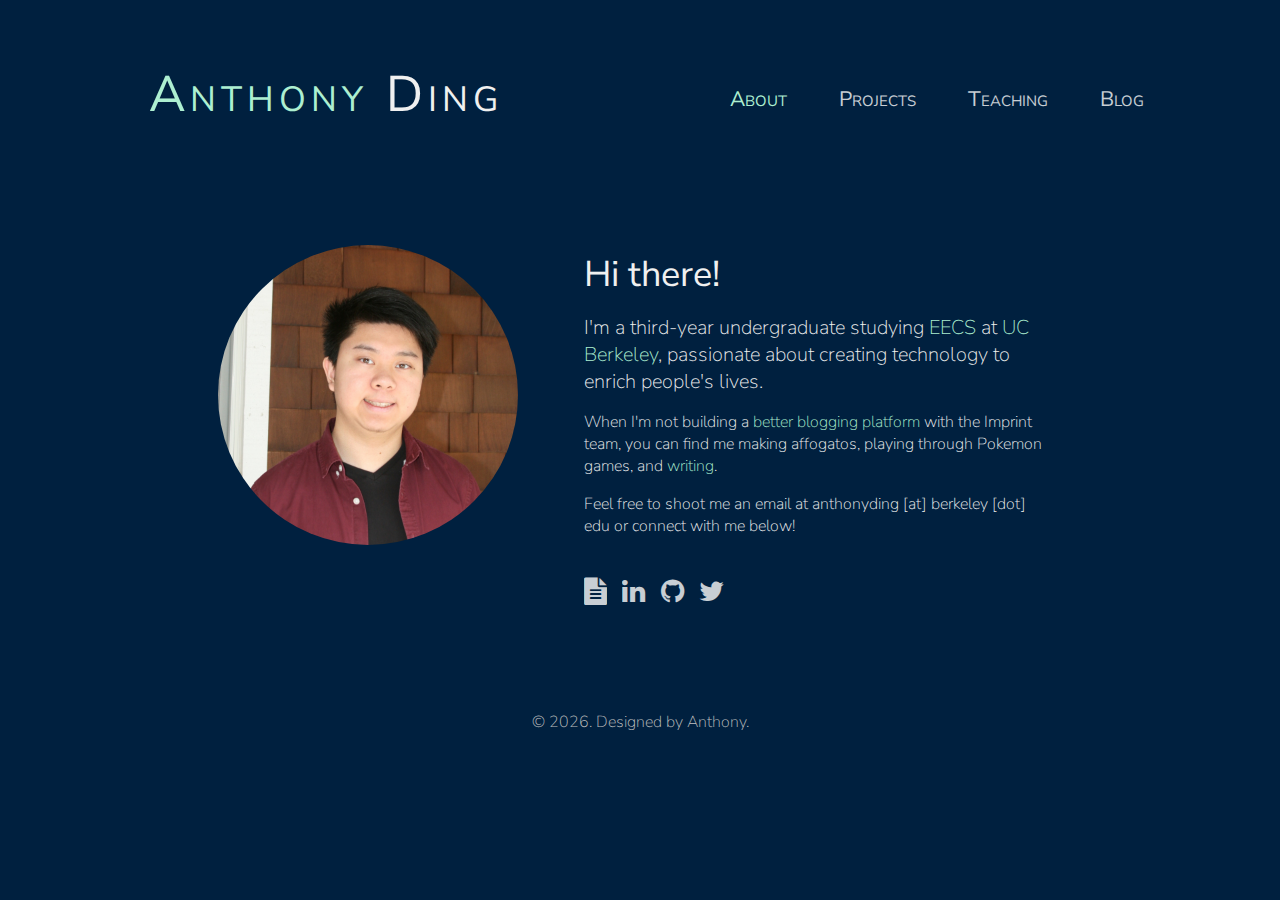
<file: index.html>
<!DOCTYPE html>
<html lang="en">
  <head>
    <title>Anthony Ding</title>
    <meta charset="utf-8">
    <meta name="viewport" content="width=device-width, initial-scale=1.0">
    <meta name="description" content="Personal website for Anthony Ding, EECS undergrad at UC Berkeley.">
    <link href="https://fonts.googleapis.com/css2?family=Nunito+Sans:wght@400;600&display=swap" rel="stylesheet">
    <link rel="stylesheet" href="https://stackpath.bootstrapcdn.com/font-awesome/4.7.0/css/font-awesome.min.css">
    <link rel="stylesheet" href="assets/css/main.css">
    <link rel="stylesheet" href="assets/css/about.css">
  	<link rel="canonical" href="http://anthonyding.me">
  </head>
  <body>
    <header>
      <div class="title-wrap">
        <h1><span class="highlight">Anthony</span> Ding</h1>
      </div>
      <div class="nav-wrap">
        <button class="fa fa-bars hamburger" id="mobile-untoggle" onclick="hamburger()"></button>
        <button class="fa fa-times hamburger" id="mobile-toggle" onclick="hamburger()"></button>
        <nav id="nav-mobile">
          <ul>
            <li><a href="index.html" class="active">About</a></li>
            <li><a href="projects.html">Projects</a></li>
            <li><a href="teaching/index.html">Teaching</a></li>
            <li><a href="https://anthony.imprint.to">Blog</a></li>
          </ul>
        </nav>
      </div>
    </header>
    <div class="about">
      <div class="img-wrap">
        <img class="resize" src="assets/images/new_anthony.jpeg" alt="Profile Picture">
      </div>
      <div class="text-wrap">
        <h2>Hi there!</h2>
        <h3>I'm a third-year undergraduate studying <a href="https://eecs.berkeley.edu">EECS</a> at <a href="https://berkeley.edu">UC Berkeley</a>, passionate about creating technology to enrich people's lives.</h3>
        <p>When I'm not building a <a href="https://imprint.to">better blogging platform</a> with the Imprint team, you can find me making affogatos, playing through Pokemon games, and <a href="https://anthony.imprint.to">writing</a>.</p>
        <p>Feel free to shoot me an email at anthonyding [at] berkeley [dot] edu or connect with me below!</p>
        <div class="wrapper">
          <div class="social">
            <ul class="icons">
              <li><i><a href="resume.html" class="fa fa-file-text"></a></i></li>
              <li><i><a href="https://linkedin.com/in/anthony-ding" class="fa fa-linkedin"></a></i></li>
              <li><i><a href="https://github.com/dinganthony" class="fa fa-github"></a></i></li>
              <li><i><a href="https://twitter.com/anthding" class="fa fa-twitter"></a></i></li>
            </ul>
          </div>
        </div>
      </div>
    </div>
    <footer>
      <p>&copy; <span id="year"></span>. Designed by Anthony.</p>
    </footer>
    <script src="assets/js/main.js"></script>
  </body>
</html>
</file>
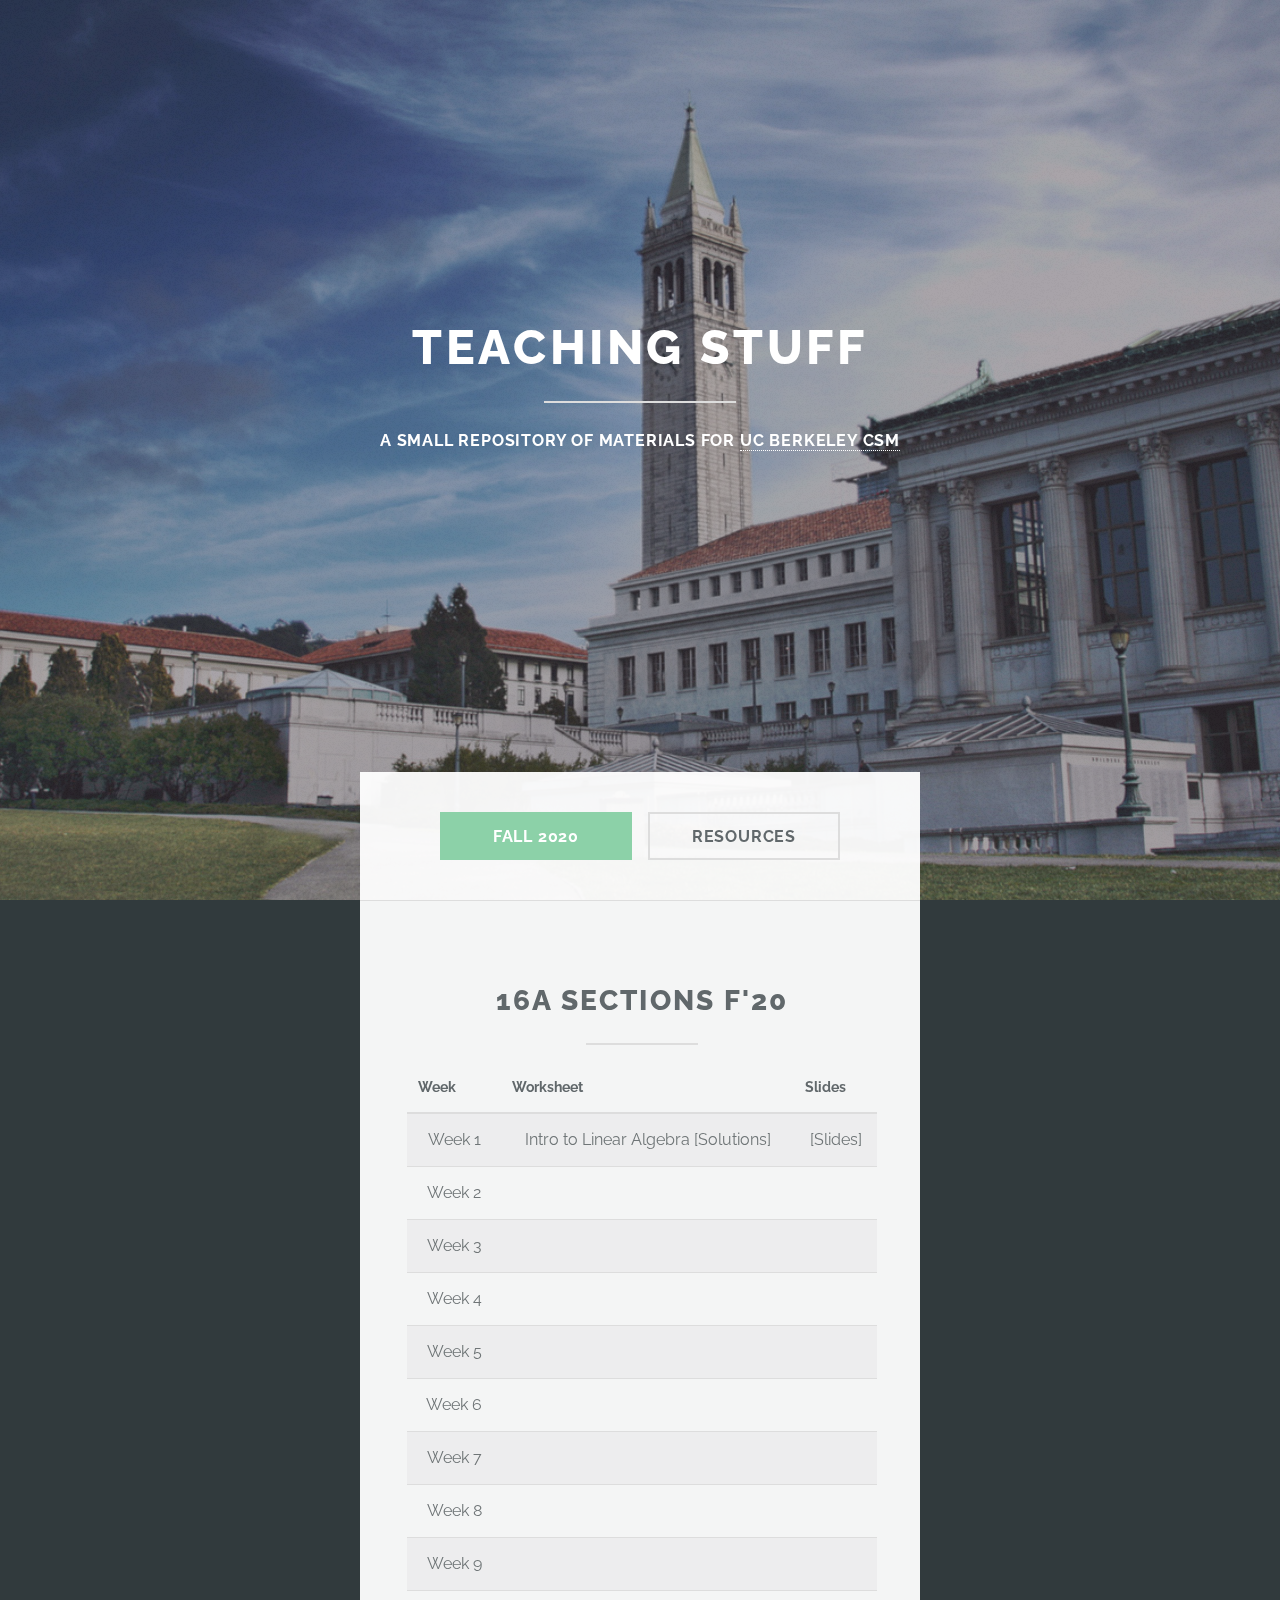
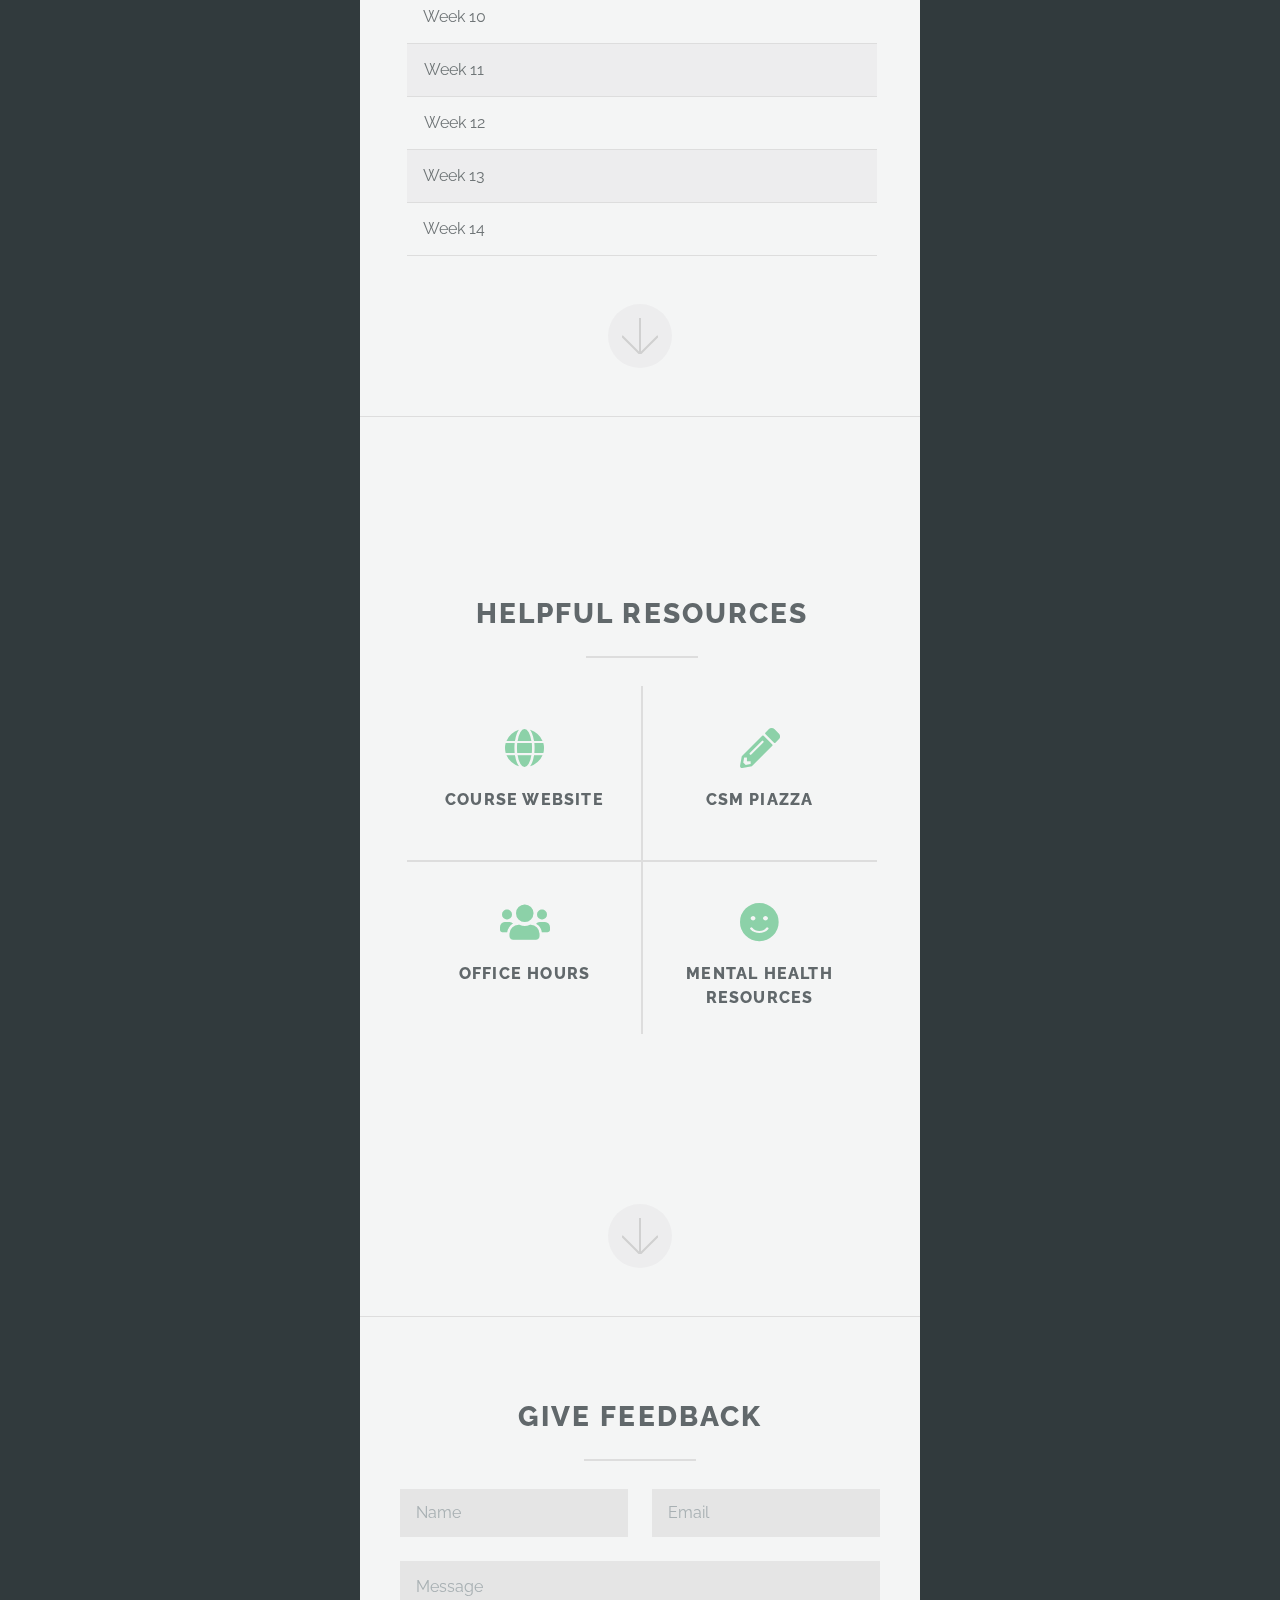
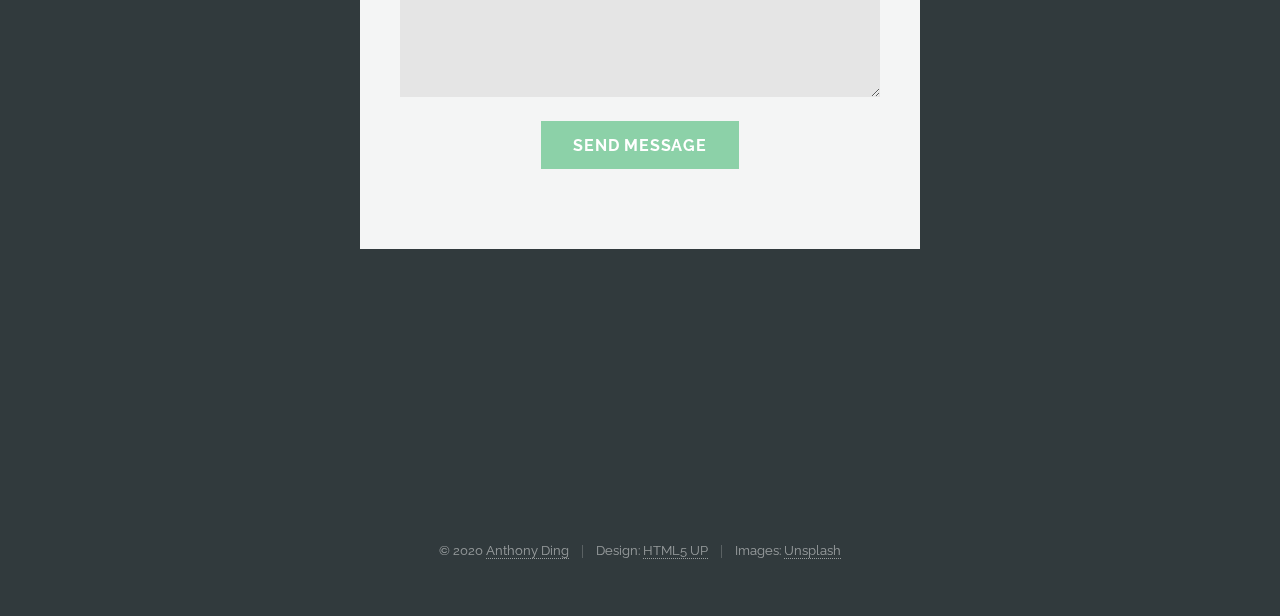
<file: teaching/index.html>
<!DOCTYPE HTML>
<!--
	Highlights by HTML5 UP
	html5up.net | @ajlkn
	Free for personal and commercial use under the CCA 3.0 license (html5up.net/license)
-->
<html>
	<head>
		<title>Teaching | Anthony Ding</title>
		<meta charset="utf-8" />
		<meta name="viewport" content="width=device-width, initial-scale=1, user-scalable=no" />
		<link rel="stylesheet" href="assets/css/main.css" />
	</head>
	<body class="is-preload">

		<!-- Header -->
			<section id="header">
				<header class="major">
					<h1>Teaching Stuff</h1>
					<p>A small repository of materials for <a href="https://csmentors.berkeley.edu">UC Berkeley CSM</a></p>
				</header>
				<div class="container">
					<ul class="actions special">
						<li><a href="#one" class="button primary scrolly">Fall 2020</a></li>
						<li><a href="#two" class="button scrolly">Resources</a></li>
					</ul>
				</div>
			</section>

		<!-- One -->
			<section id="one" class="main special">
				<div class="container">
					<span class="image fit primary"></span>
					<div class="content">
						<header class="major">
							<h2>16A Sections F'20</h2>
						</header>
						<div class="table-wrapper">
							<table>
								<thead>
									<tr>
										<th>Week</th>
										<th>Worksheet</th>
										<th>Slides</th>
									</tr>
								</thead>
								<tbody>
									<tr>
										<td>Week 1</td>
										<td>Intro to Linear Algebra [Solutions]</td>
										<td>[Slides]</td>
									</tr>
									<tr>
										<td>Week 2</td>
										<td></td>
										<td></td>
									</tr>
									<tr>
										<td>Week 3</td>
										<td></td>
										<td></td>
									</tr>
									<tr>
										<td>Week 4</td>
										<td></td>
										<td></td>
									</tr>
									<tr>
										<td>Week 5</td>
										<td></td>
										<td></td>
									</tr>
									<tr>
										<td>Week 6</td>
										<td></td>
										<td></td>
									</tr>
									<tr>
										<td>Week 7</td>
										<td></td>
										<td></td>
									</tr>
									<tr>
										<td>Week 8</td>
										<td></td>
										<td></td>
									</tr>
									<tr>
										<td>Week 9</td>
										<td></td>
										<td></td>
									</tr>
									<tr>
										<td>Week 10</td>
										<td></td>
										<td></td>
									</tr>
									<tr>
										<td>Week 11</td>
										<td></td>
										<td></td>
									</tr>
									<tr>
										<td>Week 12</td>
										<td></td>
										<td></td>
									</tr>
									<tr>
										<td>Week 13</td>
										<td></td>
										<td></td>
									</tr>
									<tr>
										<td>Week 14</td>
										<td></td>
										<td></td>
									</tr>
								</tbody>
							</table>
						</div>
					</div>
					<a href="#two" class="goto-next scrolly">Next</a>
				</div>
			</section>

		<!-- Two -->
			<section id="two" class="main special">
				<div class="container">
					<span class="image fit primary"></span>
					<div class="content">
						<header class="major">
							<h2>Helpful Resources</h2>
						</header>
						<ul class="icons-grid">
							<li>
								<a href="https://eecs16a.org">
									<span class="icon solid major fa-globe"></span>
									<h3>Course Website</h3>
								</a>
							</li>
							<li>
								<a href="#">
									<span class="icon solid major fa-pencil-alt"></span>
									<h3>CSM Piazza</h3>
								</a>
							</li>
							<li>
								<a href="https://oh.eecs16a.org">
									<span class="icon solid major fa-users"></span>
									<h3>Office Hours</h3>
								</a>
							</li>
							<li>
								<a href="https://uhs.berkeley.edu/health-topics/mental-health">
									<span class="icon solid major fa-smile"></span>
									<h3>Mental Health Resources</h3>
								</a>
							</li>
						</ul>
					</div>
					<a href="#three" class="goto-next scrolly">Next</a>
				</div>
			</section>

		<!-- Three -->
		<!--
			<section id="three" class="main special">
				<div class="container">
					<span class="image fit primary"></span>
					<div class="content">
						<header class="major">
							<h2>One more thing</h2>
						</header>
						<p>Aliquam ante ac id. Adipiscing interdum lorem praesent fusce pellentesque arcu feugiat. Consequat sed ultricies rutrum. Sed adipiscing eu amet interdum lorem blandit vis ac commodo aliquet integer vulputate phasellus lorem ipsum dolor lorem magna consequat sed etiam adipiscing interdum.</p>
					</div>
					<a href="#footer" class="goto-next scrolly">Next</a>
				</div>
			</section>
		-->
		<!-- Four -->
		<!--
			<section id="four" class="main">
				<div class="container">
					<div class="content">
						<header class="major">
							<h2>Elements</h2>
						</header>
						<section>
							<h4>Text</h4>
							<p>This is <b>bold</b> and this is <strong>strong</strong>. This is <i>italic</i> and this is <em>emphasized</em>.
							This is <sup>superscript</sup> text and this is <sub>subscript</sub> text.
							This is <u>underlined</u> and this is code: <code>for (;;) { ... }</code>. Finally, <a href="#">this is a link</a>.</p>
							<hr />
							<header>
								<h4>Heading with a Subtitle</h4>
								<p>Lorem ipsum dolor sit amet nullam id egestas urna aliquam</p>
							</header>
							<p>Nunc lacinia ante nunc ac lobortis. Interdum adipiscing gravida odio porttitor sem non mi integer non faucibus ornare mi ut ante amet placerat aliquet. Volutpat eu sed ante lacinia sapien lorem accumsan varius montes viverra nibh in adipiscing blandit tempus accumsan.</p>
							<header>
								<h5>Heading with a Subtitle</h5>
								<p>Lorem ipsum dolor sit amet nullam id egestas urna aliquam</p>
							</header>
							<p>Nunc lacinia ante nunc ac lobortis. Interdum adipiscing gravida odio porttitor sem non mi integer non faucibus ornare mi ut ante amet placerat aliquet. Volutpat eu sed ante lacinia sapien lorem accumsan varius montes viverra nibh in adipiscing blandit tempus accumsan.</p>
							<hr />
							<h2>Heading Level 2</h2>
							<h3>Heading Level 3</h3>
							<h4>Heading Level 4</h4>
							<h5>Heading Level 5</h5>
							<h6>Heading Level 6</h6>
							<hr />
							<h5>Blockquote</h5>
							<blockquote>Fringilla nisl. Donec accumsan interdum nisi, quis tincidunt felis sagittis eget tempus euismod. Vestibulum ante ipsum primis in faucibus vestibulum. Blandit adipiscing eu felis iaculis volutpat ac adipiscing accumsan faucibus. Vestibulum ante ipsum primis in faucibus lorem ipsum dolor sit amet nullam adipiscing eu felis.</blockquote>
							<h5>Preformatted</h5>
							<pre><code>i = 0;

while (!deck.isInOrder()) {
  print 'Iteration ' + i;
  deck.shuffle();
  i++;
}

print 'It took ' + i + ' iterations to sort the deck.';</code></pre>
						</section>

						<section>
							<h4>Lists</h4>
							<div class="row">
								<div class="col-6 col-12-medium">
									<h5>Unordered</h5>
									<ul>
										<li>Dolor pulvinar etiam.</li>
										<li>Sagittis adipiscing.</li>
										<li>Felis enim feugiat.</li>
									</ul>
									<h5>Alternate</h5>
									<ul class="alt">
										<li>Dolor pulvinar etiam.</li>
										<li>Sagittis adipiscing.</li>
										<li>Felis enim feugiat.</li>
									</ul>
								</div>
								<div class="col-6 col-12-medium">
									<h5>Ordered</h5>
									<ol>
										<li>Dolor pulvinar etiam.</li>
										<li>Etiam vel felis viverra.</li>
										<li>Felis enim feugiat.</li>
										<li>Dolor pulvinar etiam.</li>
										<li>Etiam vel felis lorem.</li>
										<li>Felis enim et feugiat.</li>
									</ol>
									<h5>Icons</h5>
									<ul class="icons">
										<li><a href="#" class="icon brands fa-twitter"><span class="label">Twitter</span></a></li>
										<li><a href="#" class="icon brands fa-facebook-f"><span class="label">Facebook</span></a></li>
										<li><a href="#" class="icon brands fa-instagram"><span class="label">Instagram</span></a></li>
										<li><a href="#" class="icon brands fa-github"><span class="label">Github</span></a></li>
									</ul>
								</div>
							</div>
							<h5>Actions</h5>
							<ul class="actions">
								<li><a href="#" class="button primary">Default</a></li>
								<li><a href="#" class="button">Default</a></li>
							</ul>
							<ul class="actions small">
								<li><a href="#" class="button primary small">Small</a></li>
								<li><a href="#" class="button small">Small</a></li>
							</ul>
							<div class="row">
								<div class="col-6 col-12-small">
									<ul class="actions stacked">
										<li><a href="#" class="button primary">Default</a></li>
										<li><a href="#" class="button">Default</a></li>
									</ul>
								</div>
								<div class="col-6 col-12-small">
									<ul class="actions stacked">
										<li><a href="#" class="button primary small">Small</a></li>
										<li><a href="#" class="button small">Small</a></li>
									</ul>
								</div>
								<div class="col-6 col-12-small">
									<ul class="actions stacked">
										<li><a href="#" class="button primary fit">Default</a></li>
										<li><a href="#" class="button fit">Default</a></li>
									</ul>
								</div>
								<div class="col-6 col-12-small">
									<ul class="actions stacked">
										<li><a href="#" class="button primary small fit">Small</a></li>
										<li><a href="#" class="button small fit">Small</a></li>
									</ul>
								</div>
							</div>
						</section>

						<section>
							<h4>Table</h4>
							<h5>Default</h5>
							<div class="table-wrapper">
								<table>
									<thead>
										<tr>
											<th>Name</th>
											<th>Description</th>
											<th>Price</th>
										</tr>
									</thead>
									<tbody>
										<tr>
											<td>Item One</td>
											<td>Ante turpis integer aliquet porttitor.</td>
											<td>29.99</td>
										</tr>
										<tr>
											<td>Item Two</td>
											<td>Vis ac commodo adipiscing arcu aliquet.</td>
											<td>19.99</td>
										</tr>
										<tr>
											<td>Item Three</td>
											<td> Morbi faucibus arcu accumsan lorem.</td>
											<td>29.99</td>
										</tr>
										<tr>
											<td>Item Four</td>
											<td>Vitae integer tempus condimentum.</td>
											<td>19.99</td>
										</tr>
										<tr>
											<td>Item Five</td>
											<td>Ante turpis integer aliquet porttitor.</td>
											<td>29.99</td>
										</tr>
									</tbody>
									<tfoot>
										<tr>
											<td colspan="2"></td>
											<td>100.00</td>
										</tr>
									</tfoot>
								</table>
							</div>

							<h5>Alternate</h5>
							<div class="table-wrapper">
								<table class="alt">
									<thead>
										<tr>
											<th>Name</th>
											<th>Description</th>
											<th>Price</th>
										</tr>
									</thead>
									<tbody>
										<tr>
											<td>Item One</td>
											<td>Ante turpis integer aliquet porttitor.</td>
											<td>29.99</td>
										</tr>
										<tr>
											<td>Item Two</td>
											<td>Vis ac commodo adipiscing arcu aliquet.</td>
											<td>19.99</td>
										</tr>
										<tr>
											<td>Item Three</td>
											<td> Morbi faucibus arcu accumsan lorem.</td>
											<td>29.99</td>
										</tr>
										<tr>
											<td>Item Four</td>
											<td>Vitae integer tempus condimentum.</td>
											<td>19.99</td>
										</tr>
										<tr>
											<td>Item Five</td>
											<td>Ante turpis integer aliquet porttitor.</td>
											<td>29.99</td>
										</tr>
									</tbody>
									<tfoot>
										<tr>
											<td colspan="2"></td>
											<td>100.00</td>
										</tr>
									</tfoot>
								</table>
							</div>
						</section>

						<section>
							<h4>Buttons</h4>
							<ul class="actions">
								<li><a href="#" class="button primary">Primary</a></li>
								<li><a href="#" class="button">Default</a></li>
							</ul>
							<ul class="actions">
								<li><a href="#" class="button">Default</a></li>
								<li><a href="#" class="button small">Small</a></li>
							</ul>
							<ul class="actions fit">
								<li><a href="#" class="button primary fit">Fit</a></li>
								<li><a href="#" class="button fit">Fit</a></li>
							</ul>
							<ul class="actions fit small">
								<li><a href="#" class="button primary fit small">Fit + Small</a></li>
								<li><a href="#" class="button fit small">Fit + Small</a></li>
							</ul>
							<ul class="actions">
								<li><a href="#" class="button primary icon solid fa-download">Icon</a></li>
								<li><a href="#" class="button icon solid fa-download">Icon</a></li>
							</ul>
							<ul class="actions">
								<li><span class="button primary disabled">Disabled</span></li>
								<li><span class="button disabled">Disabled</span></li>
							</ul>
						</section>

						<section>
							<h4>Form</h4>
							<form method="post" action="#">
								<div class="row gtr-uniform">
									<div class="col-6 col-12-xsmall">
										<input type="text" name="demo-name" id="demo-name" value="" placeholder="Name" />
									</div>
									<div class="col-6 col-12-xsmall">
										<input type="email" name="demo-email" id="demo-email" value="" placeholder="Email" />
									</div>
									<div class="col-12">
										<select name="demo-category" id="demo-category">
											<option value="">- Category -</option>
											<option value="1">Manufacturing</option>
											<option value="1">Shipping</option>
											<option value="1">Administration</option>
											<option value="1">Human Resources</option>
										</select>
									</div>
									<div class="col-4 col-12-small">
										<input type="radio" id="demo-priority-low" name="demo-priority" checked>
										<label for="demo-priority-low">Low</label>
									</div>
									<div class="col-4 col-12-small">
										<input type="radio" id="demo-priority-normal" name="demo-priority">
										<label for="demo-priority-normal">Normal</label>
									</div>
									<div class="col-4 col-12-small">
										<input type="radio" id="demo-priority-high" name="demo-priority">
										<label for="demo-priority-high">High</label>
									</div>
									<div class="col-6 col-12-small">
										<input type="checkbox" id="demo-copy" name="demo-copy">
										<label for="demo-copy">Email me a copy</label>
									</div>
									<div class="col-6 col-12-small">
										<input type="checkbox" id="demo-human" name="demo-human" checked>
										<label for="demo-human">Not a robot</label>
									</div>
									<div class="col-12">
										<textarea name="demo-message" id="demo-message" placeholder="Enter your message" rows="6"></textarea>
									</div>
									<div class="col-12">
										<ul class="actions">
											<li><input type="submit" value="Send Message" class="primary" /></li>
											<li><input type="reset" value="Reset" /></li>
										</ul>
									</div>
								</div>
							</form>
						</section>

						<section>
							<h4>Image</h4>
							<h5>Fit</h5>
							<div class="box alt">
								<div class="row gtr-uniform gtr-50">
									<div class="col-12"><span class="image fit"><img src="images/pic04.jpg" alt="" /></span></div>
									<div class="col-4"><span class="image fit"><img src="images/pic04.jpg" alt="" /></span></div>
									<div class="col-4"><span class="image fit"><img src="images/pic04.jpg" alt="" /></span></div>
									<div class="col-4"><span class="image fit"><img src="images/pic04.jpg" alt="" /></span></div>
									<div class="col-4"><span class="image fit"><img src="images/pic04.jpg" alt="" /></span></div>
									<div class="col-4"><span class="image fit"><img src="images/pic04.jpg" alt="" /></span></div>
									<div class="col-4"><span class="image fit"><img src="images/pic04.jpg" alt="" /></span></div>
									<div class="col-4"><span class="image fit"><img src="images/pic04.jpg" alt="" /></span></div>
									<div class="col-4"><span class="image fit"><img src="images/pic04.jpg" alt="" /></span></div>
									<div class="col-4"><span class="image fit"><img src="images/pic04.jpg" alt="" /></span></div>
								</div>
							</div>
							<h5>Left &amp; Right</h5>
							<p><span class="image left"><img src="images/pic05.jpg" alt="" /></span>Fringilla nisl. Donec accumsan interdum nisi, quis tincidunt felis sagittis eget. tempus euismod. Vestibulum ante ipsum primis in faucibus vestibulum. Blandit adipiscing eu felis iaculis volutpat ac adipiscing accumsan eu faucibus. Integer ac pellentesque praesent tincidunt felis sagittis eget. tempus euismod. Vestibulum ante ipsum primis in faucibus vestibulum. Blandit adipiscing eu felis iaculis volutpat ac adipiscing accumsan eu faucibus. Integer ac pellentesque praesent. Donec accumsan interdum nisi, quis tincidunt felis sagittis eget. tempus euismod. Vestibulum ante ipsum primis in faucibus vestibulum. Blandit adipiscing eu felis iaculis volutpat ac adipiscing accumsan eu faucibus. Integer ac pellentesque praesent tincidunt felis sagittis eget. tempus euismod. Vestibulum ante ipsum primis in faucibus vestibulum. Blandit adipiscing eu felis iaculis volutpat ac adipiscing accumsan eu faucibus. Integer ac pellentesque praesent.</p>
							<p><span class="image right"><img src="images/pic05.jpg" alt="" /></span>Fringilla nisl. Donec accumsan interdum nisi, quis tincidunt felis sagittis eget. tempus euismod. Vestibulum ante ipsum primis in faucibus vestibulum. Blandit adipiscing eu felis iaculis volutpat ac adipiscing accumsan eu faucibus. Integer ac pellentesque praesent tincidunt felis sagittis eget. tempus euismod. Vestibulum ante ipsum primis in faucibus vestibulum. Blandit adipiscing eu felis iaculis volutpat ac adipiscing accumsan eu faucibus. Integer ac pellentesque praesent. Donec accumsan interdum nisi, quis tincidunt felis sagittis eget. tempus euismod. Vestibulum ante ipsum primis in faucibus vestibulum. Blandit adipiscing eu felis iaculis volutpat ac adipiscing accumsan eu faucibus. Integer ac pellentesque praesent tincidunt felis sagittis eget. tempus euismod. Vestibulum ante ipsum primis in faucibus vestibulum. Blandit adipiscing eu felis iaculis volutpat ac adipiscing accumsan eu faucibus. Integer ac pellentesque praesent.</p>
						</section>

					</div>
					<a href="#footer" class="goto-next scrolly">Next</a>
				</div>
			</section>
		-->
		<!-- Footer -->
			<section id="footer">
				<div class="container">
					<header class="major">
						<h2>Give Feedback</h2>
					</header>
					<form method="post" action="mailto:anthonyding@berkeley.edu">
						<div class="row gtr-uniform">
							<div class="col-6 col-12-xsmall"><input type="text" name="name" id="name" placeholder="Name" /></div>
							<div class="col-6 col-12-xsmall"><input type="email" name="email" id="email" placeholder="Email" /></div>
							<div class="col-12"><textarea name="message" id="message" placeholder="Message" rows="4"></textarea></div>
							<div class="col-12">
								<ul class="actions special">
									<li><input type="submit" value="Send Message" class="primary" /></li>
								</ul>
							</div>
						</div>
					</form>
				</div>
				<footer>
					<!--
					<ul class="icons">
						<li><a href="https://twitter.com/anthding" class="icon brands alt fa-twitter"><span class="label">Twitter</span></a></li>
						<li><a href="https://github.com/dinganthony" class="icon brands fa-github"><span class="label">Github</span></a></li>
						<li><a href="https://linkedin.com/in/anthony-ding" class="icon brands alt fa-linkedin"><span class="label">LinkedIn</span></a></li>
					</ul>
					-->
					<ul class="copyright">
						<li>&copy; 2020 <a href="../index.html">Anthony Ding</a></li><li>Design: <a href="http://html5up.net">HTML5 UP</a></li><li>Images: <a href="http://unsplash.com">Unsplash</a></li>
					</ul>
				</footer>
			</section>

		<!-- Scripts -->
			<script src="assets/js/jquery.min.js"></script>
			<script src="assets/js/jquery.scrollex.min.js"></script>
			<script src="assets/js/jquery.scrolly.min.js"></script>
			<script src="assets/js/browser.min.js"></script>
			<script src="assets/js/breakpoints.min.js"></script>
			<script src="assets/js/util.js"></script>
			<script src="assets/js/main.js"></script>

	</body>
</html>
</file>
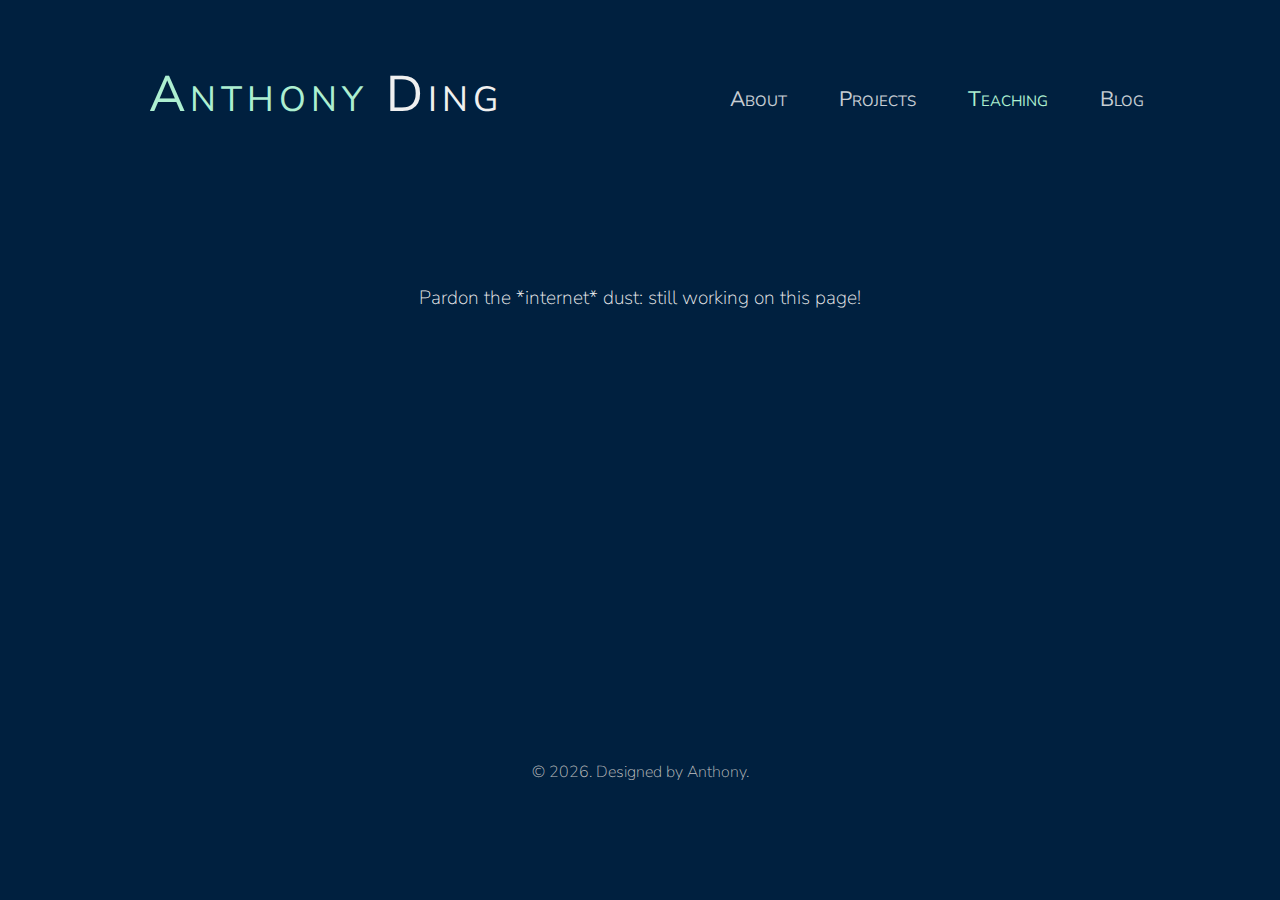
<file: construction.html>
<!DOCTYPE html>
<html lang="en">
  <head>
    <title>Anthony Ding</title>
    <meta charset="utf-8">
    <meta name="viewport" content="width=device-width, initial-scale=1.0">
    <meta name="description" content="Personal website for Anthony Ding, EECS undergrad at UC Berkeley.">
    <link href="https://fonts.googleapis.com/css2?family=Nunito+Sans:wght@400;600&display=swap" rel="stylesheet">
    <link rel="stylesheet" href="https://stackpath.bootstrapcdn.com/font-awesome/4.7.0/css/font-awesome.min.css">
    <link rel="stylesheet" href="assets/css/main.css">
  	<link rel="canonical" href="https://anthonyding.me">
  </head>
  <body>
    <header>
      <div class="title-wrap">
        <h1><span class="highlight">Anthony</span> Ding</h1>
      </div>
      <div class="nav-wrap">
        <button class="fa fa-bars hamburger" id="mobile-untoggle" onclick="hamburger()"></button>
        <button class="fa fa-times hamburger" id="mobile-toggle" onclick="hamburger()"></button>
        <nav id="nav-mobile">
          <ul>
            <li><a href="index.html">About</a></li>
            <li><a href="projects.html">Projects</a></li>
            <li><a href="construction.html" class="active">Teaching</a></li>
            <li><a href="https://anthony.imprint.to">Blog</a></li>
          </ul>
        </nav>
      </div>
    </header>
    <div class="construction">
      <p>Pardon the *internet* dust: still working on this page!</p>
    </div>
    <footer>
      <p>&copy; <span id="year"></span>. Designed by Anthony.</p>
    </footer>
    <script src="assets/js/main.js"></script>
  </body>
</html>
</file>
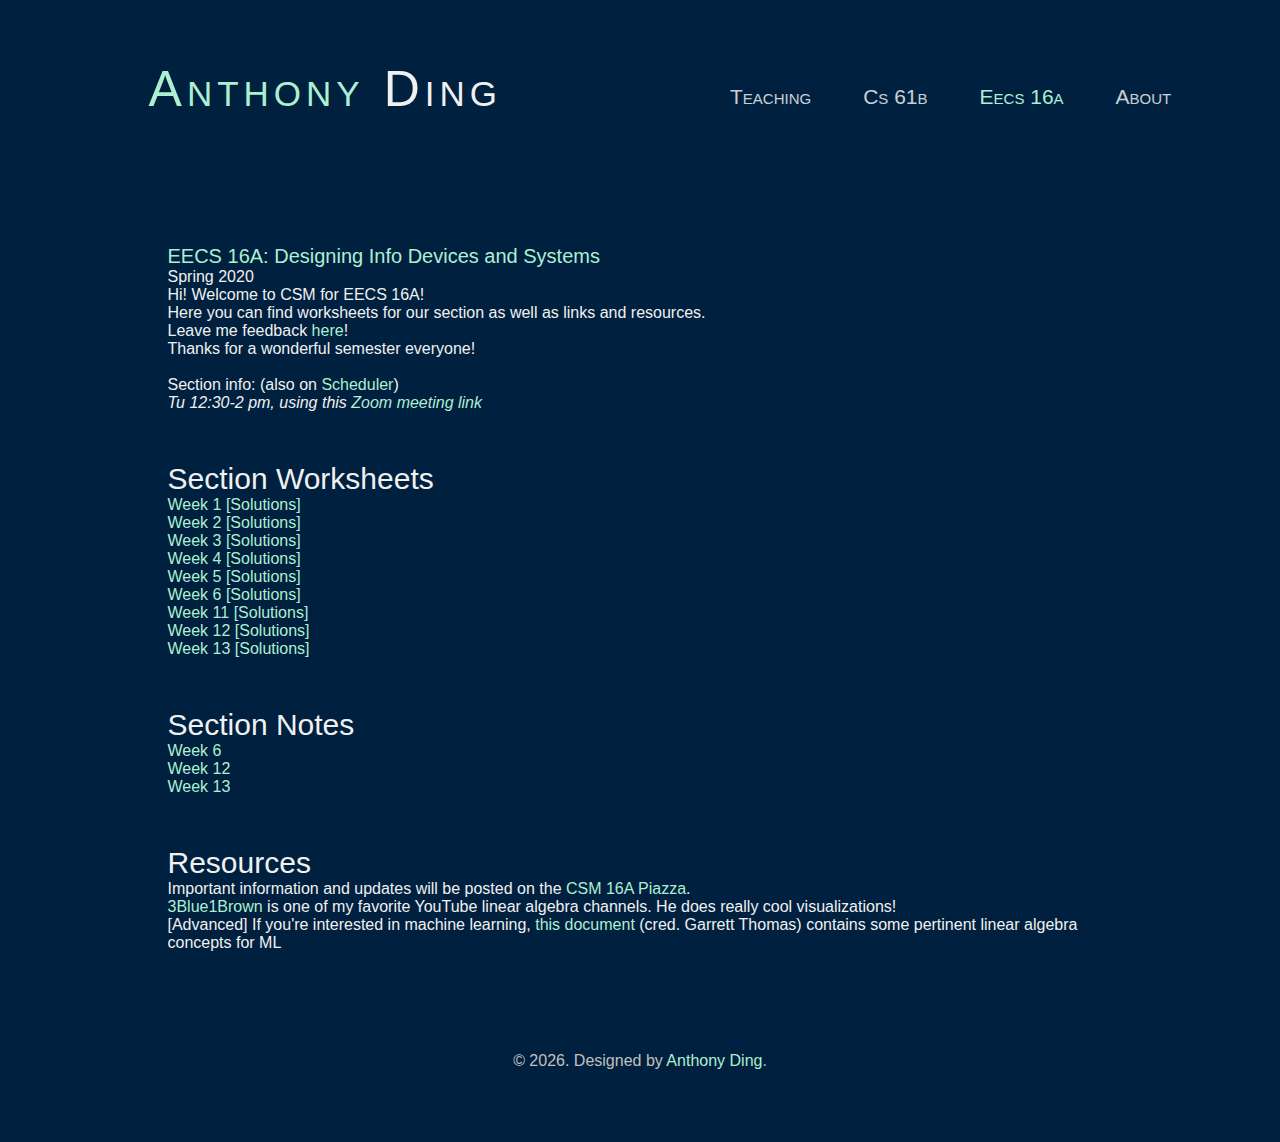
<file: csm.html>
<!DOCTYPE html>
<html lang="en">
  <head>
    <title>CSM | Anthony Ding</title>
    <meta charset="utf-8">
    <meta name="viewport" content="width=device-width, initial-scale=1.0">
    <meta name="description" content="Personal website for Anthony Ding, EECS undergrad at UC Berkeley.">
    <link href="https://fonts.googleapis.com/css?family=Nunito:400,600&display=swap" rel="stylesheet">
    <link rel="stylesheet" href="https://stackpath.bootstrapcdn.com/font-awesome/4.7.0/css/font-awesome.min.css">
    <link rel="stylesheet" href="assets/css/main.css">
    <link rel="stylesheet" href="assets/css/teaching.css">
    <link rel="canonical" href="http://anthonyding.me">
  </head>
  <body>
    <header>
      <div class="title-wrap">
        <h1><span class="highlight">Anthony</span> Ding</h1>
      </div>
      <div class="nav-wrap">
        <button class="fa fa-bars hamburger" id="mobile-untoggle" onclick="hamburger()"></button>
        <button class="fa fa-times hamburger" id="mobile-toggle" onclick="hamburger()"></button>
        <nav id="nav-mobile">
          <ul>
            <li><a href="teaching.html">Teaching</a></li>
            <li><a href="teaching.html" class="web-only">Cs 61b</a><a href="teaching.html" class="mobile-only" onclick="hamburger()">Cs 61b</a></li>
            <li><a href="csm.html" class="web-only active">Eecs 16a</a><a href="csm.html" class="mobile-only active" onclick="hamburger()">Eecs 16a</a></li>
            <li><a href="index.html">About</a></li>
          </ul>
        </nav>
      </div>
    </header>
    <div class="teaching">
      <div class="info">
        <h4><a href="https://eecs16a.org">EECS 16A: Designing Info Devices and Systems</a></h4>
        <p>Spring 2020</p>
        <p>Hi! Welcome to CSM for EECS 16A!<br>Here you can find worksheets for our section as well as links and resources.</p>
        <p>Leave me feedback <a href="https://tinyurl.com/csm-anthony">here</a>!</p>
        <p><b>Thanks for a wonderful semester everyone!</b></p>
        <br/>
        <p><b>Section info: </b>(also on <a href="https://scheduler.csmentors.org">Scheduler</a>)</p>
        <p><i>Tu 12:30-2 pm, using this <a href="https://berkeley.zoom.us/j/6363707389">Zoom meeting link</a></i></p>
      </div>
      <div id="section">
        <h3>Section Worksheets</h3>
        <p><a href="assets/teach/csm/1_problems.pdf">Week 1</a> <a href="assets/teach/csm/1_solutions.pdf">[Solutions]</a></p>
        <p><a href="assets/teach/csm/2_problems.pdf">Week 2</a> <a href="assets/teach/csm/2_solutions.pdf">[Solutions]</a></p>
        <p><a href="assets/teach/csm/3_problems.pdf">Week 3</a> <a href="assets/teach/csm/3_solutions.pdf">[Solutions]</a></p>
        <p><a href="assets/teach/csm/4_problems.pdf">Week 4</a> <a href="assets/teach/csm/4_solutions.pdf">[Solutions]</a></p>
        <p><a href="assets/teach/csm/5_problems.pdf">Week 5</a> <a href="assets/teach/csm/5_solutions.pdf">[Solutions]</a></p>
        <p><a href="assets/teach/csm/6_problems.pdf">Week 6</a> <a href="assets/teach/csm/6_solutions.pdf">[Solutions]</a></p>
        <p><a href="assets/teach/csm/11_problems.pdf">Week 11</a> <a href="assets/teach/csm/11_solutions.pdf">[Solutions]</a></p>
        <p><a href="assets/teach/csm/12_problems.pdf">Week 12</a> <a href="assets/teach/csm/12_solutions.pdf">[Solutions]</a></p>
        <p><a href="assets/teach/csm/13_problems.pdf">Week 13</a> <a href="assets/teach/csm/13_solutions.pdf">[Solutions]</a></p>
      </div>
      <div id="section">
        <h3>Section Notes</h3>
        <p><a href="assets/teach/csm/csm16a_week6.pdf">Week 6</a></p>
        <p><a href="https://docs.google.com/presentation/d/1cs2hbqfDMQX3NbseOj1qP_37hZfDXbqVGdJBQ9ENg48/">Week 12</a></p>
        <p><a href="https://docs.google.com/presentation/d/1vfXQRk1U5y0EiISlTR1Dv0zQlGw66n-WuZrgHDscWfE/">Week 13</a></p>
      </div>
      <div id="notes">
        <h3>Resources</h3>
        <p>Important information and updates will be posted on the <a href="https://piazza.com/class/k6abkmjy4ih5lv">CSM 16A Piazza</a>.</p>
        <p><a href="https://www.youtube.com/channel/UCYO_jab_esuFRV4b17AJtAw">3Blue1Brown</a> is one of my favorite YouTube linear algebra channels. He does really cool visualizations!</p>
        <p>[Advanced] If you're interested in machine learning, <a href="http://gwthomas.github.io/docs/math4ml.pdf">this document</a> (cred. Garrett Thomas) contains some pertinent linear algebra concepts for ML</p>
      </div>
    </div>
    <footer>
      <p>&copy; <span id="year"></span>. Designed by <a href="https://anthonyding.me">Anthony Ding</a>.</p>
    </footer>
    <script src="assets/js/main.js"></script>
  </body>
</html>
</file>
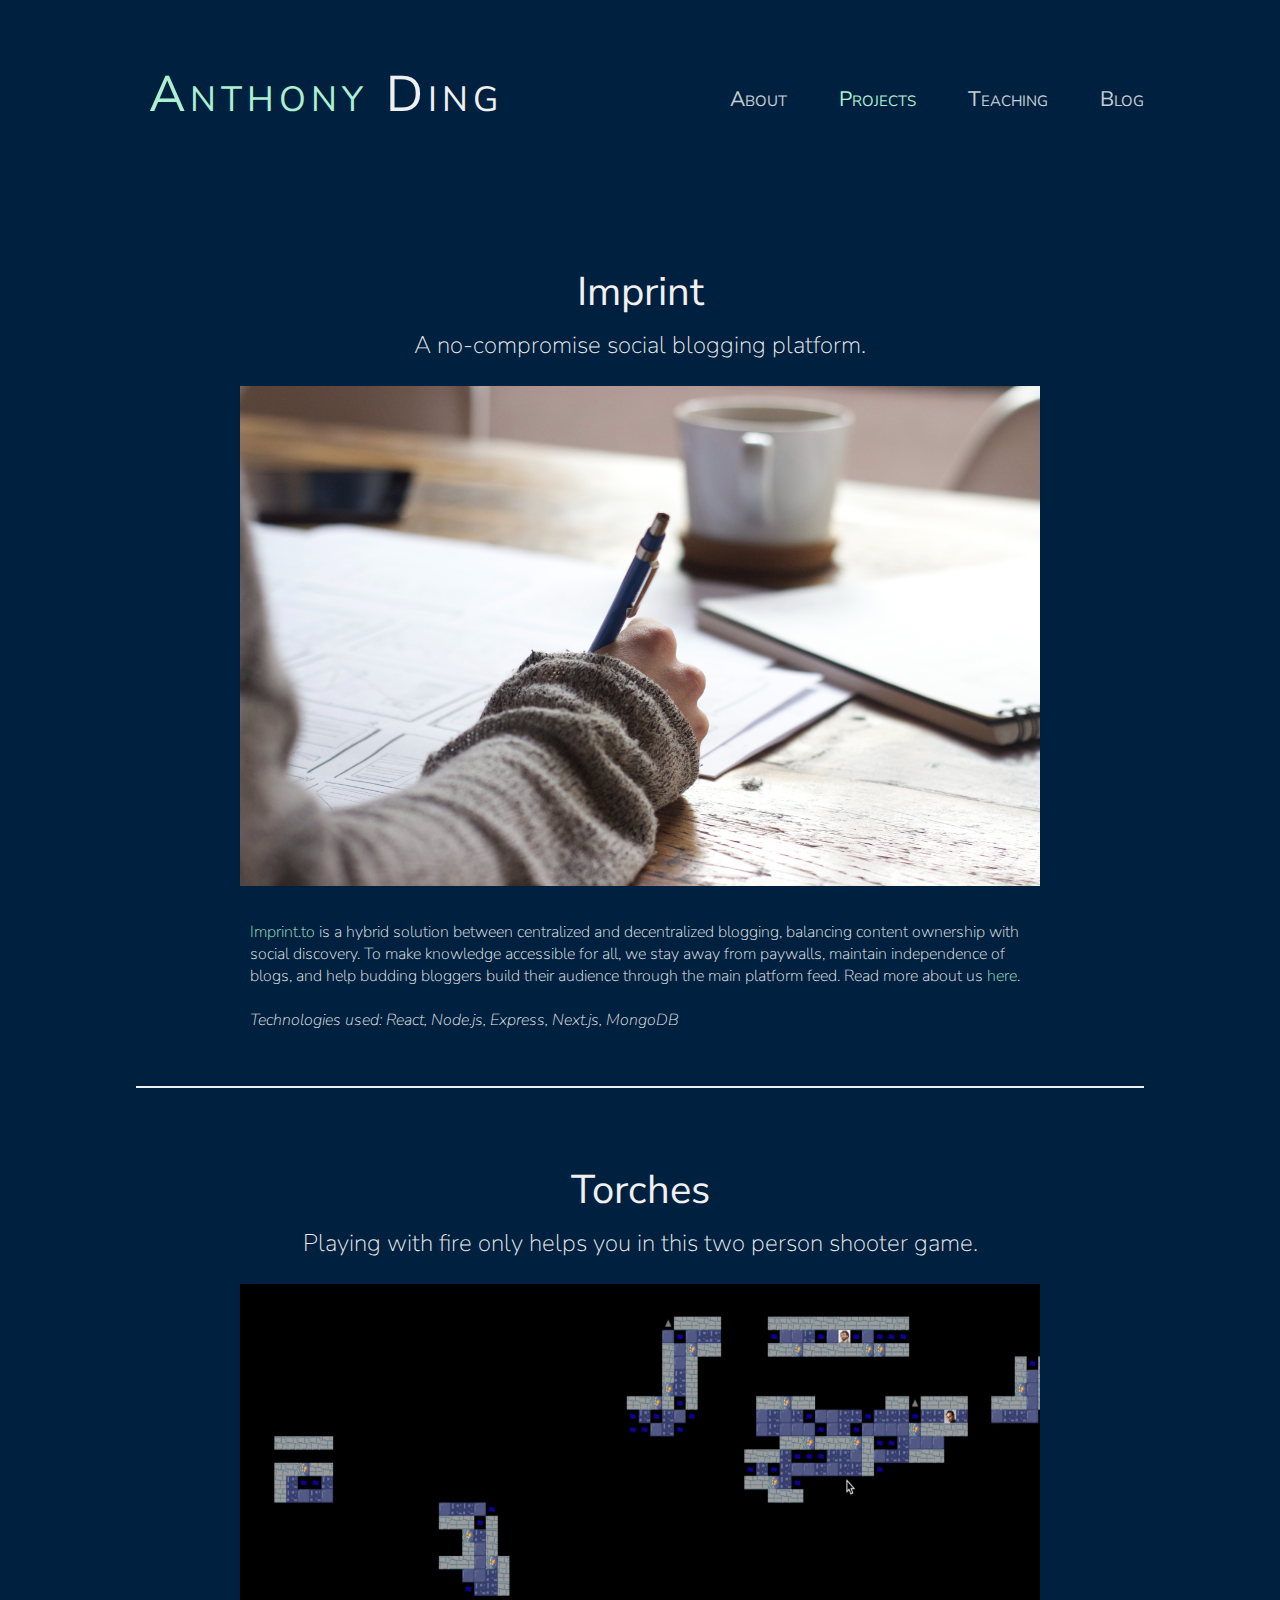
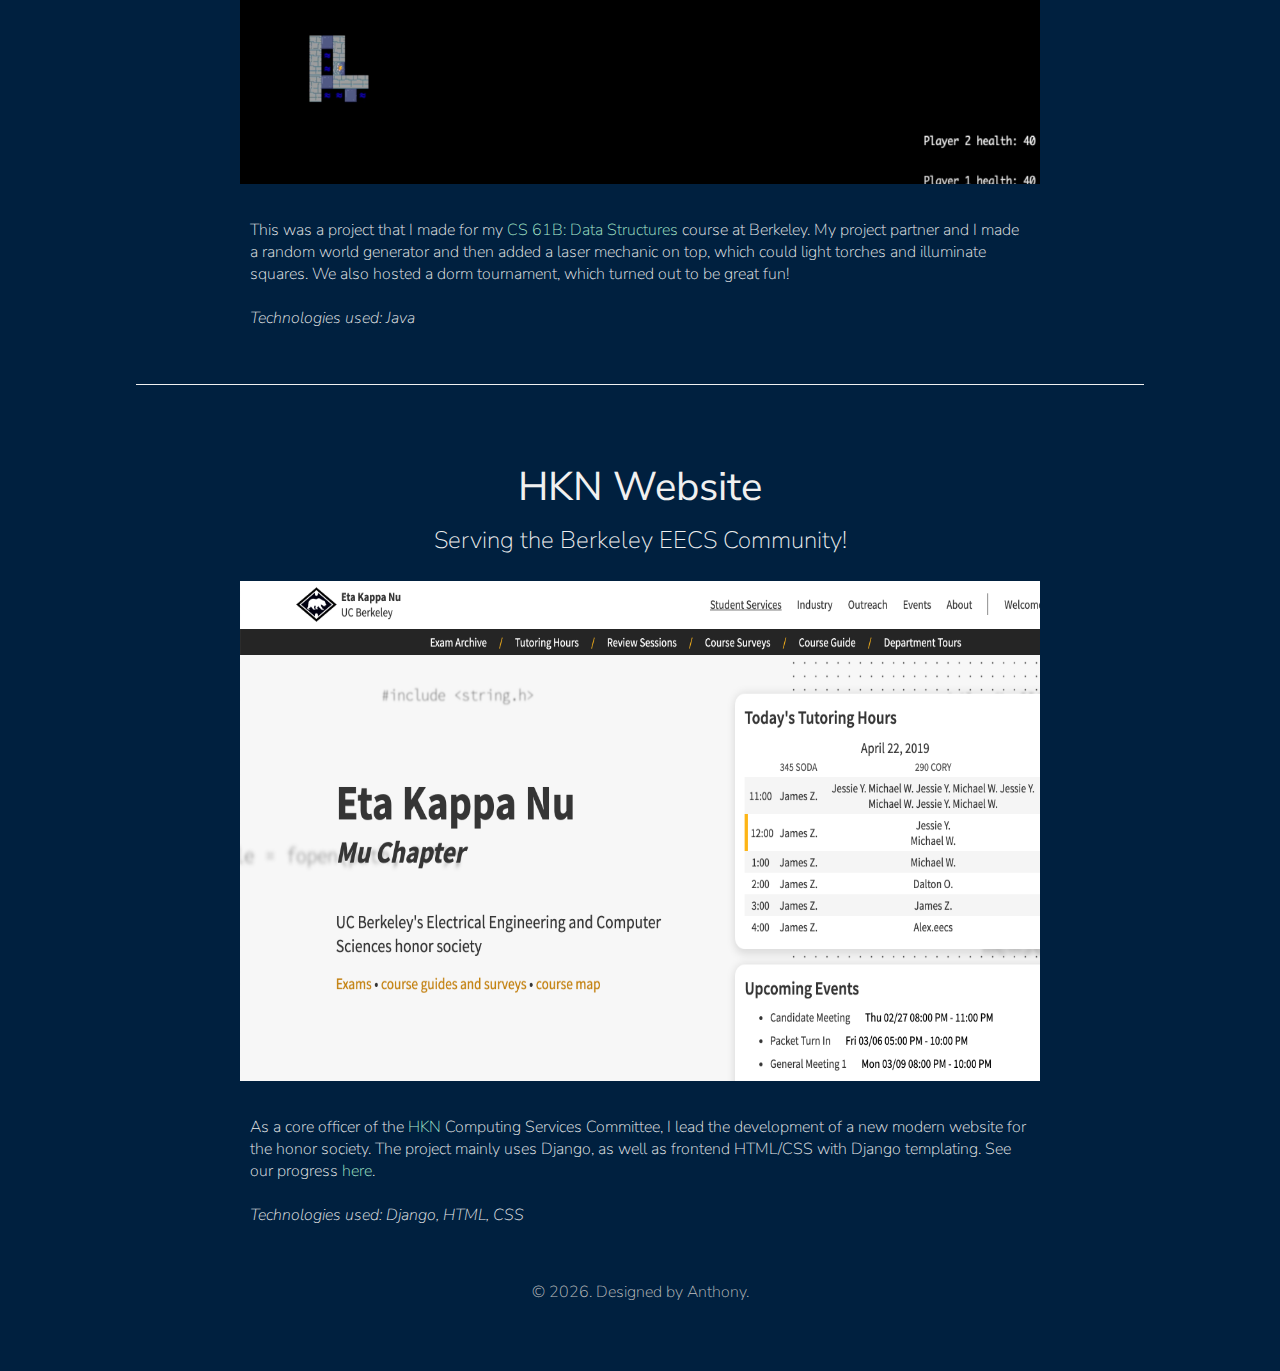
<file: projects.html>
<!DOCTYPE html>
<html lang="en">
  <head>
    <title>Projects | Anthony Ding</title>
    <meta charset="utf-8">
    <meta name="viewport" content="width=device-width, initial-scale=1.0">
    <meta name="description" content="Personal website for Anthony Ding, EECS undergrad at UC Berkeley.">
    <link href="https://fonts.googleapis.com/css2?family=Nunito+Sans:wght@400;600&display=swap" rel="stylesheet">
    <link rel="stylesheet" href="https://stackpath.bootstrapcdn.com/font-awesome/4.7.0/css/font-awesome.min.css">
    <link rel="stylesheet" href="assets/css/main.css">
    <link rel="stylesheet" href="assets/css/projects.css">
    <link rel="canonical" href="http://anthonyding.me">
  </head>
  <body>
    <header>
      <div class="title-wrap">
        <h1><span class="highlight">Anthony</span> Ding</h1>
      </div>
      <div class="nav-wrap">
        <button class="fa fa-bars hamburger" id="mobile-untoggle" onclick="hamburger()"></button>
        <button class="fa fa-times hamburger" id="mobile-toggle" onclick="hamburger()"></button>
        <nav id="nav-mobile">
          <ul>
            <li><a href="index.html">About</a></li>
            <li><a href="projects.html" class="active">Projects</a></li>
            <li><a href="teaching/index.html">Teaching</a></li>
            <li><a href="https://anthony.imprint.to">Blog</a></li>
          </ul>
        </nav>
      </div>
    </header>
    <section id="1">
      <h2>Imprint</h2>
      <h4>A no-compromise social blogging platform.</h4>
      <img src="assets/images/imprint.jpg" alt="Imprint">
      <p><a href="https://imprint.to">Imprint.to</a> is a hybrid solution between centralized and decentralized blogging, balancing content ownership with social discovery. To make knowledge accessible for all, we stay away from paywalls, maintain independence of blogs, and help budding bloggers build their audience through the main platform feed. Read more about us <a href="https://read.imprint.to/post/the-imprint-rundown">here</a>.<br><br><em>Technologies used: React, Node.js, Express, Next.js, MongoDB</em></p>
    </section>
    <hr/>
    <section id="2">
      <h2>Torches</h2>
      <h4>Playing with fire only helps you in this two person shooter game.</h4>
      <img src="assets/images/photo12.png" alt="Torches">
      <p>This was a project that I made for my <a href="https://datastructur.es">CS 61B: Data Structures</a> course at Berkeley. My project partner and I made a random world generator and then added a laser mechanic on top, which could light torches and illuminate squares. We also hosted a dorm tournament, which turned out to be great fun!<br><br><em>Technologies used: Java</em></p>
    </section>
    <hr/>
    <section id="3">
      <h2>HKN Website</h2>
      <h4>Serving the Berkeley EECS Community!</h4>
      <img src="assets/images/photo11.png" alt="HKN Website">
      <p>As a core officer of the <a href="https://hkn.mu">HKN</a> Computing Services Committee, I lead the development of a new modern website for the honor society. The project mainly uses Django, as well as frontend HTML/CSS with Django templating. See our progress <a href="https://hkn.mu/dev">here</a>.<br><br><em>Technologies used: Django, HTML, CSS</em></p>
    </section>
    <footer>
      <p>&copy; <span id="year"></span>. Designed by Anthony.</p>
    </footer>
    <script src="assets/js/main.js"></script>
  </body>
</html>
</file>
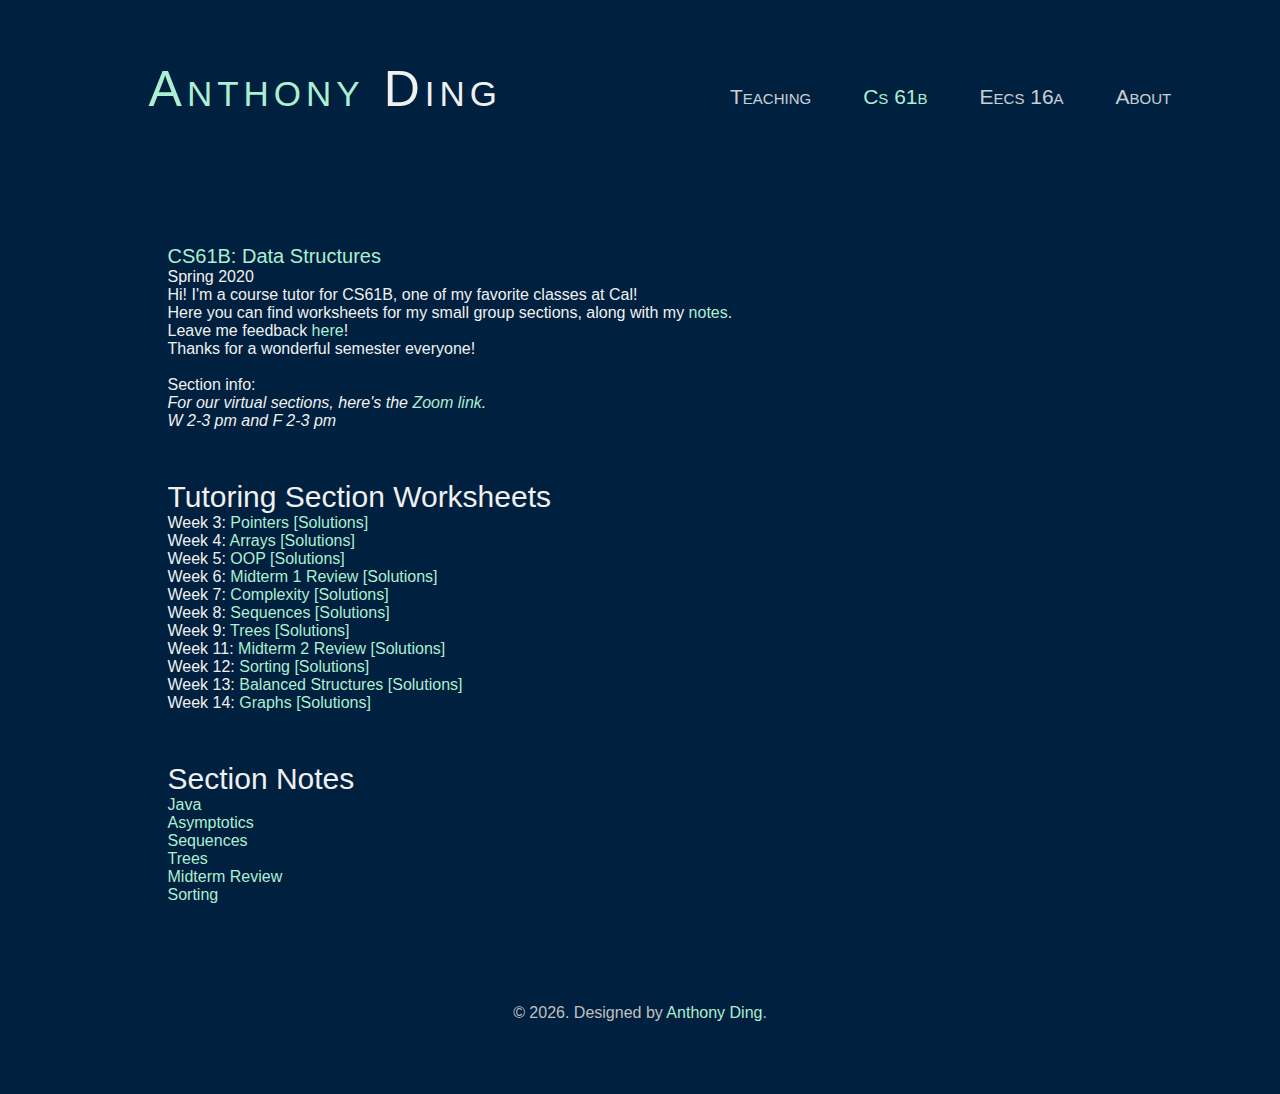
<file: teaching.html>
<!DOCTYPE html>
<html lang="en">
  <head>
    <title>Teaching | Anthony Ding</title>
    <meta charset="utf-8">
    <meta name="viewport" content="width=device-width, initial-scale=1.0">
    <meta name="description" content="Personal website for Anthony Ding, EECS undergrad at UC Berkeley.">
    <link href="https://fonts.googleapis.com/css?family=Nunito:400,600&display=swap" rel="stylesheet">
    <link rel="stylesheet" href="https://stackpath.bootstrapcdn.com/font-awesome/4.7.0/css/font-awesome.min.css">
    <link rel="stylesheet" href="assets/css/main.css">
    <link rel="stylesheet" href="assets/css/teaching.css">
    <link rel="canonical" href="http://anthonyding.me">
  </head>
  <body>
    <header>
      <div class="title-wrap">
        <h1><span class="highlight">Anthony</span> Ding</h1>
      </div>
      <div class="nav-wrap">
        <button class="fa fa-bars hamburger" id="mobile-untoggle" onclick="hamburger()"></button>
        <button class="fa fa-times hamburger" id="mobile-toggle" onclick="hamburger()"></button>
        <nav id="nav-mobile">
          <ul>
            <li><a href="teaching.html">Teaching</a></li>
            <li><a href="teaching.html" class="web-only active">Cs 61b</a><a href="teaching.html" class="mobile-only active" onclick="hamburger()">Cs 61b</a></li>
            <li><a href="csm.html" class="web-only">Eecs 16a</a><a href="csm.html" class="mobile-only" onclick="hamburger()">Eecs 16a</a></li>
            <li><a href="index.html">About</a></li>
          </ul>
        </nav>
      </div>
    </header>
    <div class="teaching">
      <div class="info">
        <h4><a href="https://inst.eecs.berkeley.edu/~cs61b/">CS61B: Data Structures</a></h4>
        <p>Spring 2020</p>
        <p>Hi! I'm a course tutor for CS61B, one of my favorite classes at Cal!<br>Here you can find worksheets for my small group sections, along with my <a href="#notes"> notes</a>.</p>
        <p>Leave me feedback <a href="https://tinyurl.com/61b-sp20-anthony">here</a>!</p>
        <p><b>Thanks for a wonderful semester everyone!</b></p>
        <br/>
        <p><b>Section info:</b></p>
        <p><i>For our virtual sections, here's the <a href="https://berkeley.zoom.us/j/6363707389">Zoom link</a>.</i></p>
        <p><i>W 2-3 pm and F 2-3 pm</i></p>
      </div>
      <div id="section">
        <h3>Tutoring Section Worksheets</h3>
        <p>Week 3: <a href="assets/teach/worksheet3.pdf">Pointers</a> <a href="assets/teach/worksheet3_solutions.pdf">[Solutions]</a></p>
        <p>Week 4: <a href="assets/teach/worksheet4.pdf">Arrays</a> <a href="assets/teach/worksheet4_solutions.pdf">[Solutions]</a></p>
        <p>Week 5: <a href="assets/teach/worksheet5.pdf">OOP</a> <a href="assets/teach/worksheet5_solutions.pdf">[Solutions]</a></p>
        <p>Week 6: <a href="assets/teach/worksheet6.pdf">Midterm 1 Review</a> <a href="assets/teach/worksheet6_solutions.pdf">[Solutions]</a></p>
        <p>Week 7: <a href="assets/teach/worksheet7.pdf">Complexity</a> <a href="assets/teach/worksheet7_solutions.pdf">[Solutions]</a></p>
        <p>Week 8: <a href="assets/teach/worksheet8.pdf">Sequences</a> <a href="assets/teach/worksheet8_solutions.pdf">[Solutions]</a></p>
        <p>Week 9: <a href="assets/teach/worksheet9.pdf">Trees</a> <a href="assets/teach/worksheet9_solutions.pdf">[Solutions]</a></p>
        <p>Week 11: <a href="assets/teach/worksheet11.pdf">Midterm 2 Review</a> <a href="assets/teach/worksheet11_solutions.pdf">[Solutions]</a></p>
        <p>Week 12: <a href="assets/teach/worksheet12.pdf">Sorting</a> <a href="assets/teach/worksheet12_solutions.pdf">[Solutions]</a></p>
        <p>Week 13: <a href="assets/teach/worksheet13.pdf">Balanced Structures</a> <a href="assets/teach/worksheet13_solutions.pdf">[Solutions]</a></p>
        <p>Week 14: <a href="assets/teach/worksheet14.pdf">Graphs</a> <a href="assets/teach/worksheet14_solutions.pdf">[Solutions]</a></p>
      </div>
      <div id="notes">
        <h3>Section Notes</h3>
        <p><a href="assets/teach/java.pdf">Java</a></p>
        <p><a href="assets/teach/asymptotics.pdf">Asymptotics</a></p>
        <p><a href="assets/teach/sequences.pdf">Sequences</a></p>
        <p><a href="assets/teach/trees.pdf">Trees</a></p>
        <p><a href="assets/teach/midtermreview.pdf">Midterm Review</a></p>
        <p><a href="assets/teach/sorting.pdf">Sorting</a></p>
      </div>
    </div>
    <footer>
      <p>&copy; <span id="year"></span>. Designed by <a href="https://anthonyding.me">Anthony Ding</a>.</p>
    </footer>
    <script src="assets/js/main.js"></script>
  </body>
</html>
</file>
<file: assets/css/main.css>
* {
  margin: 0;
  padding: 0;
  border: 0;
  font-family: 'Nunito Sans', sans-serif;
  background-color: #00203f;
  vertical-align: baseline;
}

body {
  padding-right: 10px;
  padding-left: 10px;
}

h1, h2, h3, h4, h5, h6, p {
  font-weight: lighter;
  color: #f0f0f0;
}

h1 {
  font-size: 50px;
  letter-spacing: 5px;
  font-variant: small-caps;
  font-weight: 400;
}

a {
  color: #adefd1;
  text-decoration: none;
}

header {
  display: block;
  height: 15vh;
  margin-bottom: 50px;
}

header h1 {
  margin-left: 11%;
  margin-top: 60px;
}

nav {
  position: absolute;
  top: 80px;
  left: 55%;
}

ul {
  list-style-type: none;
  margin: 0;
  padding: 0;
  overflow: hidden;
  font-variant: small-caps;
  font-size: 21px;
}

li {
  float: left;
  flex: 1;
}

li a {
  display: block;
  padding: 5px 26px 5px;
  text-align: center;
  text-decoration: none;
  opacity: 0.8;
  color: #fafafa;
}

li a.active {
  color: #adefd1;
  opacity: 1;
}

.in-text {
  text-decoration: none;
  opacity: 1;
}

a:hover[class="in-text"] {
  opacity: 0.5;
}

.highlight {
  color: #adefd1;
}

.text-wrap {
  margin-left: 15px;
}

footer {
  display: block;
  height: 10vh;
}

footer p {
  color: silver;
  text-align: center;
  margin-top: 0;
}

footer a {
  text-decoration-style: solid;
}

/* For construction page */
.construction {
  font-size: 1.2rem;
  text-align: center;
  margin-top: 10vh;
  margin-bottom: 50vh;
}

@media only screen and (min-width: 700px) {

  .hamburger {
    display: none;
  }
}

/* Mobile */
@media only screen and (max-width: 700px) {

  header {
    display: flex;
    flex-direction: row;
    height: auto;
  }

  header h1 {
    font-size: 25px;
    margin: 25px;
    padding: 0;
  }

  .title-wrap {
    width: 80vh;
  }

  .nav-wrap {
    width: 20vh;
  }

  .img-wrap, .text-wrap {
    height: auto;
  }

  .img-wrap {
    display: block;
    margin: 0 auto 30px;
  }

  .hamburger {
    display: block;
    color: #f0f0f0;
    font-size: 25px;
    padding: 25px;
  }

  nav {
    position: fixed;
    top: 75px;
    left: 0;
    padding-bottom: 25px;
    width: 100vw;
    z-index: 1;
  }

  #nav-mobile, #mobile-toggle {
    display: none;
  }

  nav ul {
    font-size: 15px;
    display: flex;
    flex-direction: column;
    margin-bottom: 10px;
  }

  nav li {
    margin-top: 30px;
  }

  footer {
    font-size: 10px;
  }
}

/* Tablets */
@media only screen and (max-width: 1100px) and (min-width: 700px) {

  h1 {
    font-size: 35px;
    letter-spacing: 0.4vh;
  }

  header {
    height: 15vh;
  }

  header h1 {
    margin-left: 11vw;
    margin-top: 5vh;
  }

  nav {
    position: absolute;
    top: 7vh;
    right: 10vh;
    width: 55vh;
  }

  ul {
    font-size: 1rem;
  }

  li {
    float: left;
    flex: 1;
  }

  li a {
    padding: 1vh 2vh 1vh;
  }

  footer {
    height: 10vh;
    font-size: 12px;
  }

  footer p {
    text-align: center;
    margin-top: 7vh;
  }
}
</file>
<file: assets/css/about.css>
.about {
    padding-left: 15%;
    padding-right: 18%;
    padding-bottom: 100px;
    display: flex;
    flex-direction: row;
}
  
.about h2 {
    margin-top: 5px;
    font-weight: 400;
    font-size: 36px;
}
  
.about h3 {
    margin-top: 15px;
    font-size: 20px;
}
  
.about p {
    margin-top: 16px;
    font-size: 16px;
    text-align: left;
}
  
.about img {
    float: left;
    margin-right: 70px;
    margin-left: 5%;
    border-radius: 50%;
    object-fit: cover;
}
  
.resize {
    width: 300px;
    height: 300px;
}

.social-wrapper {
    text-align: left;
}
  
.social {
    width: 12vw;
    display: inline-block;
}
  
.icons {
    list-style: none;
    display: flex;
    align-items: flex-end;
    margin-top: 4vh;
    margin-bottom: 0;
    font-size: 1.7rem;
}
  
.icons li a {
    padding-left: 0;
    padding-right: 0;
}

@media only screen and (max-width: 700px) {
  .resize {
    display: inline-block;
    width: 200px;
    height: 200px;
    margin: 0 auto;
  }

  .about {
    flex-direction: column;
    padding: 0px 25px 50px;
  }

  .about img {
    margin-right: 25px;
    margin-left: 25px;
  }

  .about h2 {
    font-size: 20px;
  }

  .about h3 {
    font-size: 18px;
  }

  .about p {
    font-size: 15px;
  }

  .wrapper {
    display: block;
    text-align: center;
  }

  .social {
    display: inline-block;
    margin: 0 auto;
    width: 150px;
  }
}

@media only screen and (min-width: 700px) and (max-width: 1100px) {

  .about {
    padding-left: 5vw;
    padding-right: 5vw;
    padding-bottom: 5vh;
    border-bottom: none;
  }

  .about h2 {
    margin-top: 1vh;
    font-size: 20px;
  }

  .about h3 {
    margin-top: 2vh;
    font-size: 16px;
  }

  .about p {
    margin-top: 2vh;
    font-size: 14px;
  }

  .about img {
    float: left;
    margin: 0vh 8vw 5vh 0vw;
  }

  .resize {
    width: 250px;
    height: 250px;
  }

  .wrapper {
    display: block;
    text-align: left;
  }

  .social {
    display: inline-block;
    margin: 0 auto;
    width: 150px;
  }

  .text-wrap {
      padding-right: 10vw;
  }
}
</file>
<file: assets/css/teaching.css>
.teaching {
    width: 75%;
    margin: auto;
    margin-bottom: 100px;
}

h4 {
  font-size: 20px;
}

.info {
  margin-bottom: 50px;
}

#section, #notes {
  margin-bottom: 50px;
}

h3 {
  font-size: 30px;
}

@media only screen and (min-width: 700px) {
  .web-only {
    display: inherit;
  } 
    
  .mobile-only {
    display: none;
  }
}

@media only screen and (max-width: 700px) {
    .web-only {
        display: none;
    }
    
    .mobile-only {
        display: inherit;
    }
}
</file>
<file: assets/css/projects.css>
section {
  width: 100%;
  text-align: center;
}
  
section h2 {
  padding-top: 20px;
  font-size: 40px;
  font-weight: normal;
  padding-bottom: 5px;
}
  
section h4 {
  font-size: 24px;
  padding: 5px;
}
  
section p {
  padding: 15px 240px 5px;
  text-align: left;
}
  
section img {
  margin: auto;
  display: block;
  width: 800px;
  height: 500px;
  margin-top: 20px;
  margin-bottom: 20px;
}
  
hr {
  width: 80%;
  height: 1.5px;
  margin: auto;
  background-color: #f0f0f0;
  margin-top: 50px;
  margin-bottom: 55px;
}

footer {
  margin-top: 50px;
}

@media only screen and (max-width: 700px) {
  header {
    margin-bottom: 15px;
  }

  section h2 {
    font-size: 20px;
  }

  section h4 {
    font-size: 16px;
    padding-left: 15px;
    padding-right: 15px;
  }

  section p {
    padding: 15px;
    text-align: left;
    font-size: 13px;
  }
  
  section img {
    width: 80vw;
    height: 50vw;
  }
}

@media only screen and (min-width: 700px) and (max-width: 1100px) {

  section {
    width: 100vw;
  }

  section h2 {
    padding-top: 3vh;
    padding-bottom: 2vh;
    font-size: 2rem;
  }

  section h4 {
    font-size: 1.2rem;
    padding: 1vh 5vh;
  }

  section p {
    padding: 2vh 10vw 2vh;
    text-align: justify;
  }

  section img {
    margin: auto;
    width: 70vw;
    height: 60vh;
    margin-top: 4vh;
    margin-bottom: 4vh;
  }

  hr {
    width: 80vh;
    margin-top: 6vh;
    margin-bottom: 7vh;
  }

  footer {
    margin-top: 6vh;
  }
}
</file>
<file: teaching/assets/css/main.css>
@import url("fontawesome-all.min.css");
@import url("https://fonts.googleapis.com/css?family=Raleway:400,400italic,700,800");

/*
	Highlights by HTML5 UP
	html5up.net | @ajlkn
	Free for personal and commercial use under the CCA 3.0 license (html5up.net/license)
*/

html, body, div, span, applet, object,
iframe, h1, h2, h3, h4, h5, h6, p, blockquote,
pre, a, abbr, acronym, address, big, cite,
code, del, dfn, em, img, ins, kbd, q, s, samp,
small, strike, strong, sub, sup, tt, var, b,
u, i, center, dl, dt, dd, ol, ul, li, fieldset,
form, label, legend, table, caption, tbody,
tfoot, thead, tr, th, td, article, aside,
canvas, details, embed, figure, figcaption,
footer, header, hgroup, menu, nav, output, ruby,
section, summary, time, mark, audio, video {
	margin: 0;
	padding: 0;
	border: 0;
	font-size: 100%;
	font: inherit;
	vertical-align: baseline;}

article, aside, details, figcaption, figure,
footer, header, hgroup, menu, nav, section {
	display: block;}

body {
	line-height: 1;
}

ol, ul {
	list-style: none;
}

blockquote, q {
	quotes: none;
}

	blockquote:before, blockquote:after, q:before, q:after {
		content: '';
		content: none;
	}

table {
	border-collapse: collapse;
	border-spacing: 0;
}

body {
	-webkit-text-size-adjust: none;
}

mark {
	background-color: transparent;
	color: inherit;
}

input::-moz-focus-inner {
	border: 0;
	padding: 0;
}

input, select, textarea {
	-moz-appearance: none;
	-webkit-appearance: none;
	-ms-appearance: none;
	appearance: none;
}

/* Basic */

	html {
		box-sizing: border-box;
	}

	*, *:before, *:after {
		box-sizing: inherit;
	}

	html {
		background-color: #313a3d;
		background-attachment: fixed,						fixed;
		background-image: url("images/overlay.png"), url("../../images/bg01.png");
		background-position: top left,					center center;
		background-repeat: repeat,						none;
		background-size: auto,						cover;
	}

	html.is-preload *, html.is-preload *:before, html.is-preload *:after {
		-moz-animation: none !important;
		-webkit-animation: none !important;
		-ms-animation: none !important;
		animation: none !important;
		-moz-transition: none !important;
		-webkit-transition: none !important;
		-ms-transition: none !important;
		transition: none !important;
	}

	html.is-touch {
		height: 100vh;
		overflow: hidden;
	}

		html.is-touch #wrapper {
			-webkit-backface-visibility: hidden;
			-webkit-overflow-scrolling: touch;
			-webkit-transform: translate3d(0, 0, 0);
			height: 100vh;
			overflow: auto;
		}

	body, input, select, textarea {
		color: #6f7577;
		font-family: "Raleway", "Helvetica", sans-serif;
		font-size: 15pt;
		font-weight: 400;
		line-height: 1.75em;
	}

	a {
		-moz-transition: color 0.2s ease-in-out, border-bottom-color 0.2s ease-in-out;
		-webkit-transition: color 0.2s ease-in-out, border-bottom-color 0.2s ease-in-out;
		-ms-transition: color 0.2s ease-in-out, border-bottom-color 0.2s ease-in-out;
		transition: color 0.2s ease-in-out, border-bottom-color 0.2s ease-in-out;
		border-bottom: dotted 1px;
		color: #8cd1a8;
		text-decoration: none;
	}

		a:hover {
			border-bottom-color: transparent !important;
			color: #8cd1a8 !important;
			text-decoration: none;
		}

	strong, b {
		color: #61686b;
		font-weight: 700;
	}

	em, i {
		font-style: italic;
	}

	p {
		margin: 0 0 2em 0;
	}

	h1, h2, h3, h4, h5, h6 {
		color: #61686b;
		font-weight: 800;
		letter-spacing: 0.075em;
		line-height: 1em;
		margin: 0 0 1em 0;
		text-transform: uppercase;
	}

		h1 a, h2 a, h3 a, h4 a, h5 a, h6 a {
			color: inherit;
			text-decoration: none;
		}

	h2 {
		font-size: 1.75em;
		line-height: 1.5em;
	}

	h3 {
		font-size: 1em;
		line-height: 1.5em;
	}

	h4 {
		font-size: 0.9em;
		line-height: 1.5em;
	}

	h5 {
		font-size: 0.8em;
		line-height: 1.5em;
	}

	h6 {
		font-size: 0.7em;
		line-height: 1.5em;
	}

	sub {
		font-size: 0.8em;
		position: relative;
		top: 0.5em;
	}

	sup {
		font-size: 0.8em;
		position: relative;
		top: -0.5em;
	}

	hr {
		border: 0;
		border-bottom: solid 1px #dddddd;
		margin: 2em 0;
	}

		hr.major {
			margin: 3em 0;
		}

	blockquote {
		border-left: solid 6px #dddddd;
		font-style: italic;
		margin: 0 0 2em 0;
		padding: 0.5em 0 0.5em 1.5em;
	}

	code {
		background: rgba(144, 144, 144, 0.075);
		font-family: "Courier New", monospace;
		font-size: 0.9em;
		margin: 0 0.25em;
		padding: 0.25em 0.65em;
	}

	pre {
		-webkit-overflow-scrolling: touch;
		font-family: "Courier New", monospace;
		font-size: 0.9em;
		margin: 0 0 2em 0;
	}

		pre code {
			display: block;
			line-height: 1.75em;
			padding: 1em 1.5em;
			overflow-x: auto;
		}

	.align-left {
		text-align: left;
	}

	.align-center {
		text-align: center;
	}

	.align-right {
		text-align: right;
	}

/* Container */

	.container {
		margin: 0 auto;
		max-width: calc(100% - 4em);
		width: 35em;
	}

		.container.xsmall {
			width: 8.75em;
		}

		.container.small {
			width: 17.5em;
		}

		.container.medium {
			width: 26.25em;
		}

		.container.large {
			width: 43.75em;
		}

		.container.xlarge {
			width: 52.5em;
		}

		.container.max {
			width: 100%;
		}

		@media screen and (max-width: 980px) {

			.container {
				width: 80% !important;
				max-width: 100% !important;
			}

		}

		@media screen and (max-width: 480px) {

			.container {
				width: 100% !important;
			}

		}

/* Row */

	.row {
		display: flex;
		flex-wrap: wrap;
		box-sizing: border-box;
		align-items: stretch;
	}

		.row > * {
			box-sizing: border-box;
		}

		.row.gtr-uniform > * > :last-child {
			margin-bottom: 0;
		}

		.row.aln-left {
			justify-content: flex-start;
		}

		.row.aln-center {
			justify-content: center;
		}

		.row.aln-right {
			justify-content: flex-end;
		}

		.row.aln-top {
			align-items: flex-start;
		}

		.row.aln-middle {
			align-items: center;
		}

		.row.aln-bottom {
			align-items: flex-end;
		}

		.row > .imp {
			order: -1;
		}

		.row > .col-1 {
			width: 8.33333%;
		}

		.row > .off-1 {
			margin-left: 8.33333%;
		}

		.row > .col-2 {
			width: 16.66667%;
		}

		.row > .off-2 {
			margin-left: 16.66667%;
		}

		.row > .col-3 {
			width: 25%;
		}

		.row > .off-3 {
			margin-left: 25%;
		}

		.row > .col-4 {
			width: 33.33333%;
		}

		.row > .off-4 {
			margin-left: 33.33333%;
		}

		.row > .col-5 {
			width: 41.66667%;
		}

		.row > .off-5 {
			margin-left: 41.66667%;
		}

		.row > .col-6 {
			width: 50%;
		}

		.row > .off-6 {
			margin-left: 50%;
		}

		.row > .col-7 {
			width: 58.33333%;
		}

		.row > .off-7 {
			margin-left: 58.33333%;
		}

		.row > .col-8 {
			width: 66.66667%;
		}

		.row > .off-8 {
			margin-left: 66.66667%;
		}

		.row > .col-9 {
			width: 75%;
		}

		.row > .off-9 {
			margin-left: 75%;
		}

		.row > .col-10 {
			width: 83.33333%;
		}

		.row > .off-10 {
			margin-left: 83.33333%;
		}

		.row > .col-11 {
			width: 91.66667%;
		}

		.row > .off-11 {
			margin-left: 91.66667%;
		}

		.row > .col-12 {
			width: 100%;
		}

		.row > .off-12 {
			margin-left: 100%;
		}

		.row.gtr-0 {
			margin-top: 0;
			margin-left: 0em;
		}

			.row.gtr-0 > * {
				padding: 0 0 0 0em;
			}

			.row.gtr-0.gtr-uniform {
				margin-top: 0em;
			}

				.row.gtr-0.gtr-uniform > * {
					padding-top: 0em;
				}

		.row.gtr-25 {
			margin-top: 0;
			margin-left: -0.375em;
		}

			.row.gtr-25 > * {
				padding: 0 0 0 0.375em;
			}

			.row.gtr-25.gtr-uniform {
				margin-top: -0.375em;
			}

				.row.gtr-25.gtr-uniform > * {
					padding-top: 0.375em;
				}

		.row.gtr-50 {
			margin-top: 0;
			margin-left: -0.75em;
		}

			.row.gtr-50 > * {
				padding: 0 0 0 0.75em;
			}

			.row.gtr-50.gtr-uniform {
				margin-top: -0.75em;
			}

				.row.gtr-50.gtr-uniform > * {
					padding-top: 0.75em;
				}

		.row {
			margin-top: 0;
			margin-left: -1.5em;
		}

			.row > * {
				padding: 0 0 0 1.5em;
			}

			.row.gtr-uniform {
				margin-top: -1.5em;
			}

				.row.gtr-uniform > * {
					padding-top: 1.5em;
				}

		.row.gtr-150 {
			margin-top: 0;
			margin-left: -2.25em;
		}

			.row.gtr-150 > * {
				padding: 0 0 0 2.25em;
			}

			.row.gtr-150.gtr-uniform {
				margin-top: -2.25em;
			}

				.row.gtr-150.gtr-uniform > * {
					padding-top: 2.25em;
				}

		.row.gtr-200 {
			margin-top: 0;
			margin-left: -3em;
		}

			.row.gtr-200 > * {
				padding: 0 0 0 3em;
			}

			.row.gtr-200.gtr-uniform {
				margin-top: -3em;
			}

				.row.gtr-200.gtr-uniform > * {
					padding-top: 3em;
				}

		@media screen and (max-width: 1680px) {

			.row {
				display: flex;
				flex-wrap: wrap;
				box-sizing: border-box;
				align-items: stretch;
			}

				.row > * {
					box-sizing: border-box;
				}

				.row.gtr-uniform > * > :last-child {
					margin-bottom: 0;
				}

				.row.aln-left {
					justify-content: flex-start;
				}

				.row.aln-center {
					justify-content: center;
				}

				.row.aln-right {
					justify-content: flex-end;
				}

				.row.aln-top {
					align-items: flex-start;
				}

				.row.aln-middle {
					align-items: center;
				}

				.row.aln-bottom {
					align-items: flex-end;
				}

				.row > .imp-large {
					order: -1;
				}

				.row > .col-1-large {
					width: 8.33333%;
				}

				.row > .off-1-large {
					margin-left: 8.33333%;
				}

				.row > .col-2-large {
					width: 16.66667%;
				}

				.row > .off-2-large {
					margin-left: 16.66667%;
				}

				.row > .col-3-large {
					width: 25%;
				}

				.row > .off-3-large {
					margin-left: 25%;
				}

				.row > .col-4-large {
					width: 33.33333%;
				}

				.row > .off-4-large {
					margin-left: 33.33333%;
				}

				.row > .col-5-large {
					width: 41.66667%;
				}

				.row > .off-5-large {
					margin-left: 41.66667%;
				}

				.row > .col-6-large {
					width: 50%;
				}

				.row > .off-6-large {
					margin-left: 50%;
				}

				.row > .col-7-large {
					width: 58.33333%;
				}

				.row > .off-7-large {
					margin-left: 58.33333%;
				}

				.row > .col-8-large {
					width: 66.66667%;
				}

				.row > .off-8-large {
					margin-left: 66.66667%;
				}

				.row > .col-9-large {
					width: 75%;
				}

				.row > .off-9-large {
					margin-left: 75%;
				}

				.row > .col-10-large {
					width: 83.33333%;
				}

				.row > .off-10-large {
					margin-left: 83.33333%;
				}

				.row > .col-11-large {
					width: 91.66667%;
				}

				.row > .off-11-large {
					margin-left: 91.66667%;
				}

				.row > .col-12-large {
					width: 100%;
				}

				.row > .off-12-large {
					margin-left: 100%;
				}

				.row.gtr-0 {
					margin-top: 0;
					margin-left: 0em;
				}

					.row.gtr-0 > * {
						padding: 0 0 0 0em;
					}

					.row.gtr-0.gtr-uniform {
						margin-top: 0em;
					}

						.row.gtr-0.gtr-uniform > * {
							padding-top: 0em;
						}

				.row.gtr-25 {
					margin-top: 0;
					margin-left: -0.375em;
				}

					.row.gtr-25 > * {
						padding: 0 0 0 0.375em;
					}

					.row.gtr-25.gtr-uniform {
						margin-top: -0.375em;
					}

						.row.gtr-25.gtr-uniform > * {
							padding-top: 0.375em;
						}

				.row.gtr-50 {
					margin-top: 0;
					margin-left: -0.75em;
				}

					.row.gtr-50 > * {
						padding: 0 0 0 0.75em;
					}

					.row.gtr-50.gtr-uniform {
						margin-top: -0.75em;
					}

						.row.gtr-50.gtr-uniform > * {
							padding-top: 0.75em;
						}

				.row {
					margin-top: 0;
					margin-left: -1.5em;
				}

					.row > * {
						padding: 0 0 0 1.5em;
					}

					.row.gtr-uniform {
						margin-top: -1.5em;
					}

						.row.gtr-uniform > * {
							padding-top: 1.5em;
						}

				.row.gtr-150 {
					margin-top: 0;
					margin-left: -2.25em;
				}

					.row.gtr-150 > * {
						padding: 0 0 0 2.25em;
					}

					.row.gtr-150.gtr-uniform {
						margin-top: -2.25em;
					}

						.row.gtr-150.gtr-uniform > * {
							padding-top: 2.25em;
						}

				.row.gtr-200 {
					margin-top: 0;
					margin-left: -3em;
				}

					.row.gtr-200 > * {
						padding: 0 0 0 3em;
					}

					.row.gtr-200.gtr-uniform {
						margin-top: -3em;
					}

						.row.gtr-200.gtr-uniform > * {
							padding-top: 3em;
						}

		}

		@media screen and (max-width: 980px) {

			.row {
				display: flex;
				flex-wrap: wrap;
				box-sizing: border-box;
				align-items: stretch;
			}

				.row > * {
					box-sizing: border-box;
				}

				.row.gtr-uniform > * > :last-child {
					margin-bottom: 0;
				}

				.row.aln-left {
					justify-content: flex-start;
				}

				.row.aln-center {
					justify-content: center;
				}

				.row.aln-right {
					justify-content: flex-end;
				}

				.row.aln-top {
					align-items: flex-start;
				}

				.row.aln-middle {
					align-items: center;
				}

				.row.aln-bottom {
					align-items: flex-end;
				}

				.row > .imp-medium {
					order: -1;
				}

				.row > .col-1-medium {
					width: 8.33333%;
				}

				.row > .off-1-medium {
					margin-left: 8.33333%;
				}

				.row > .col-2-medium {
					width: 16.66667%;
				}

				.row > .off-2-medium {
					margin-left: 16.66667%;
				}

				.row > .col-3-medium {
					width: 25%;
				}

				.row > .off-3-medium {
					margin-left: 25%;
				}

				.row > .col-4-medium {
					width: 33.33333%;
				}

				.row > .off-4-medium {
					margin-left: 33.33333%;
				}

				.row > .col-5-medium {
					width: 41.66667%;
				}

				.row > .off-5-medium {
					margin-left: 41.66667%;
				}

				.row > .col-6-medium {
					width: 50%;
				}

				.row > .off-6-medium {
					margin-left: 50%;
				}

				.row > .col-7-medium {
					width: 58.33333%;
				}

				.row > .off-7-medium {
					margin-left: 58.33333%;
				}

				.row > .col-8-medium {
					width: 66.66667%;
				}

				.row > .off-8-medium {
					margin-left: 66.66667%;
				}

				.row > .col-9-medium {
					width: 75%;
				}

				.row > .off-9-medium {
					margin-left: 75%;
				}

				.row > .col-10-medium {
					width: 83.33333%;
				}

				.row > .off-10-medium {
					margin-left: 83.33333%;
				}

				.row > .col-11-medium {
					width: 91.66667%;
				}

				.row > .off-11-medium {
					margin-left: 91.66667%;
				}

				.row > .col-12-medium {
					width: 100%;
				}

				.row > .off-12-medium {
					margin-left: 100%;
				}

				.row.gtr-0 {
					margin-top: 0;
					margin-left: 0em;
				}

					.row.gtr-0 > * {
						padding: 0 0 0 0em;
					}

					.row.gtr-0.gtr-uniform {
						margin-top: 0em;
					}

						.row.gtr-0.gtr-uniform > * {
							padding-top: 0em;
						}

				.row.gtr-25 {
					margin-top: 0;
					margin-left: -0.375em;
				}

					.row.gtr-25 > * {
						padding: 0 0 0 0.375em;
					}

					.row.gtr-25.gtr-uniform {
						margin-top: -0.375em;
					}

						.row.gtr-25.gtr-uniform > * {
							padding-top: 0.375em;
						}

				.row.gtr-50 {
					margin-top: 0;
					margin-left: -0.75em;
				}

					.row.gtr-50 > * {
						padding: 0 0 0 0.75em;
					}

					.row.gtr-50.gtr-uniform {
						margin-top: -0.75em;
					}

						.row.gtr-50.gtr-uniform > * {
							padding-top: 0.75em;
						}

				.row {
					margin-top: 0;
					margin-left: -1.5em;
				}

					.row > * {
						padding: 0 0 0 1.5em;
					}

					.row.gtr-uniform {
						margin-top: -1.5em;
					}

						.row.gtr-uniform > * {
							padding-top: 1.5em;
						}

				.row.gtr-150 {
					margin-top: 0;
					margin-left: -2.25em;
				}

					.row.gtr-150 > * {
						padding: 0 0 0 2.25em;
					}

					.row.gtr-150.gtr-uniform {
						margin-top: -2.25em;
					}

						.row.gtr-150.gtr-uniform > * {
							padding-top: 2.25em;
						}

				.row.gtr-200 {
					margin-top: 0;
					margin-left: -3em;
				}

					.row.gtr-200 > * {
						padding: 0 0 0 3em;
					}

					.row.gtr-200.gtr-uniform {
						margin-top: -3em;
					}

						.row.gtr-200.gtr-uniform > * {
							padding-top: 3em;
						}

		}

		@media screen and (max-width: 736px) {

			.row {
				display: flex;
				flex-wrap: wrap;
				box-sizing: border-box;
				align-items: stretch;
			}

				.row > * {
					box-sizing: border-box;
				}

				.row.gtr-uniform > * > :last-child {
					margin-bottom: 0;
				}

				.row.aln-left {
					justify-content: flex-start;
				}

				.row.aln-center {
					justify-content: center;
				}

				.row.aln-right {
					justify-content: flex-end;
				}

				.row.aln-top {
					align-items: flex-start;
				}

				.row.aln-middle {
					align-items: center;
				}

				.row.aln-bottom {
					align-items: flex-end;
				}

				.row > .imp-small {
					order: -1;
				}

				.row > .col-1-small {
					width: 8.33333%;
				}

				.row > .off-1-small {
					margin-left: 8.33333%;
				}

				.row > .col-2-small {
					width: 16.66667%;
				}

				.row > .off-2-small {
					margin-left: 16.66667%;
				}

				.row > .col-3-small {
					width: 25%;
				}

				.row > .off-3-small {
					margin-left: 25%;
				}

				.row > .col-4-small {
					width: 33.33333%;
				}

				.row > .off-4-small {
					margin-left: 33.33333%;
				}

				.row > .col-5-small {
					width: 41.66667%;
				}

				.row > .off-5-small {
					margin-left: 41.66667%;
				}

				.row > .col-6-small {
					width: 50%;
				}

				.row > .off-6-small {
					margin-left: 50%;
				}

				.row > .col-7-small {
					width: 58.33333%;
				}

				.row > .off-7-small {
					margin-left: 58.33333%;
				}

				.row > .col-8-small {
					width: 66.66667%;
				}

				.row > .off-8-small {
					margin-left: 66.66667%;
				}

				.row > .col-9-small {
					width: 75%;
				}

				.row > .off-9-small {
					margin-left: 75%;
				}

				.row > .col-10-small {
					width: 83.33333%;
				}

				.row > .off-10-small {
					margin-left: 83.33333%;
				}

				.row > .col-11-small {
					width: 91.66667%;
				}

				.row > .off-11-small {
					margin-left: 91.66667%;
				}

				.row > .col-12-small {
					width: 100%;
				}

				.row > .off-12-small {
					margin-left: 100%;
				}

				.row.gtr-0 {
					margin-top: 0;
					margin-left: 0em;
				}

					.row.gtr-0 > * {
						padding: 0 0 0 0em;
					}

					.row.gtr-0.gtr-uniform {
						margin-top: 0em;
					}

						.row.gtr-0.gtr-uniform > * {
							padding-top: 0em;
						}

				.row.gtr-25 {
					margin-top: 0;
					margin-left: -0.25em;
				}

					.row.gtr-25 > * {
						padding: 0 0 0 0.25em;
					}

					.row.gtr-25.gtr-uniform {
						margin-top: -0.25em;
					}

						.row.gtr-25.gtr-uniform > * {
							padding-top: 0.25em;
						}

				.row.gtr-50 {
					margin-top: 0;
					margin-left: -0.5em;
				}

					.row.gtr-50 > * {
						padding: 0 0 0 0.5em;
					}

					.row.gtr-50.gtr-uniform {
						margin-top: -0.5em;
					}

						.row.gtr-50.gtr-uniform > * {
							padding-top: 0.5em;
						}

				.row {
					margin-top: 0;
					margin-left: -1em;
				}

					.row > * {
						padding: 0 0 0 1em;
					}

					.row.gtr-uniform {
						margin-top: -1em;
					}

						.row.gtr-uniform > * {
							padding-top: 1em;
						}

				.row.gtr-150 {
					margin-top: 0;
					margin-left: -1.5em;
				}

					.row.gtr-150 > * {
						padding: 0 0 0 1.5em;
					}

					.row.gtr-150.gtr-uniform {
						margin-top: -1.5em;
					}

						.row.gtr-150.gtr-uniform > * {
							padding-top: 1.5em;
						}

				.row.gtr-200 {
					margin-top: 0;
					margin-left: -2em;
				}

					.row.gtr-200 > * {
						padding: 0 0 0 2em;
					}

					.row.gtr-200.gtr-uniform {
						margin-top: -2em;
					}

						.row.gtr-200.gtr-uniform > * {
							padding-top: 2em;
						}

		}

		@media screen and (max-width: 480px) {

			.row {
				display: flex;
				flex-wrap: wrap;
				box-sizing: border-box;
				align-items: stretch;
			}

				.row > * {
					box-sizing: border-box;
				}

				.row.gtr-uniform > * > :last-child {
					margin-bottom: 0;
				}

				.row.aln-left {
					justify-content: flex-start;
				}

				.row.aln-center {
					justify-content: center;
				}

				.row.aln-right {
					justify-content: flex-end;
				}

				.row.aln-top {
					align-items: flex-start;
				}

				.row.aln-middle {
					align-items: center;
				}

				.row.aln-bottom {
					align-items: flex-end;
				}

				.row > .imp-xsmall {
					order: -1;
				}

				.row > .col-1-xsmall {
					width: 8.33333%;
				}

				.row > .off-1-xsmall {
					margin-left: 8.33333%;
				}

				.row > .col-2-xsmall {
					width: 16.66667%;
				}

				.row > .off-2-xsmall {
					margin-left: 16.66667%;
				}

				.row > .col-3-xsmall {
					width: 25%;
				}

				.row > .off-3-xsmall {
					margin-left: 25%;
				}

				.row > .col-4-xsmall {
					width: 33.33333%;
				}

				.row > .off-4-xsmall {
					margin-left: 33.33333%;
				}

				.row > .col-5-xsmall {
					width: 41.66667%;
				}

				.row > .off-5-xsmall {
					margin-left: 41.66667%;
				}

				.row > .col-6-xsmall {
					width: 50%;
				}

				.row > .off-6-xsmall {
					margin-left: 50%;
				}

				.row > .col-7-xsmall {
					width: 58.33333%;
				}

				.row > .off-7-xsmall {
					margin-left: 58.33333%;
				}

				.row > .col-8-xsmall {
					width: 66.66667%;
				}

				.row > .off-8-xsmall {
					margin-left: 66.66667%;
				}

				.row > .col-9-xsmall {
					width: 75%;
				}

				.row > .off-9-xsmall {
					margin-left: 75%;
				}

				.row > .col-10-xsmall {
					width: 83.33333%;
				}

				.row > .off-10-xsmall {
					margin-left: 83.33333%;
				}

				.row > .col-11-xsmall {
					width: 91.66667%;
				}

				.row > .off-11-xsmall {
					margin-left: 91.66667%;
				}

				.row > .col-12-xsmall {
					width: 100%;
				}

				.row > .off-12-xsmall {
					margin-left: 100%;
				}

				.row.gtr-0 {
					margin-top: 0;
					margin-left: 0em;
				}

					.row.gtr-0 > * {
						padding: 0 0 0 0em;
					}

					.row.gtr-0.gtr-uniform {
						margin-top: 0em;
					}

						.row.gtr-0.gtr-uniform > * {
							padding-top: 0em;
						}

				.row.gtr-25 {
					margin-top: 0;
					margin-left: -0.25em;
				}

					.row.gtr-25 > * {
						padding: 0 0 0 0.25em;
					}

					.row.gtr-25.gtr-uniform {
						margin-top: -0.25em;
					}

						.row.gtr-25.gtr-uniform > * {
							padding-top: 0.25em;
						}

				.row.gtr-50 {
					margin-top: 0;
					margin-left: -0.5em;
				}

					.row.gtr-50 > * {
						padding: 0 0 0 0.5em;
					}

					.row.gtr-50.gtr-uniform {
						margin-top: -0.5em;
					}

						.row.gtr-50.gtr-uniform > * {
							padding-top: 0.5em;
						}

				.row {
					margin-top: 0;
					margin-left: -1em;
				}

					.row > * {
						padding: 0 0 0 1em;
					}

					.row.gtr-uniform {
						margin-top: -1em;
					}

						.row.gtr-uniform > * {
							padding-top: 1em;
						}

				.row.gtr-150 {
					margin-top: 0;
					margin-left: -1.5em;
				}

					.row.gtr-150 > * {
						padding: 0 0 0 1.5em;
					}

					.row.gtr-150.gtr-uniform {
						margin-top: -1.5em;
					}

						.row.gtr-150.gtr-uniform > * {
							padding-top: 1.5em;
						}

				.row.gtr-200 {
					margin-top: 0;
					margin-left: -2em;
				}

					.row.gtr-200 > * {
						padding: 0 0 0 2em;
					}

					.row.gtr-200.gtr-uniform {
						margin-top: -2em;
					}

						.row.gtr-200.gtr-uniform > * {
							padding-top: 2em;
						}

		}

/* Loader */

	@-moz-keyframes spinner-show {
		0% {
			opacity: 0;
		}

		100% {
			opacity: 1;
		}
	}

	@-webkit-keyframes spinner-show {
		0% {
			opacity: 0;
		}

		100% {
			opacity: 1;
		}
	}

	@-ms-keyframes spinner-show {
		0% {
			opacity: 0;
		}

		100% {
			opacity: 1;
		}
	}

	@keyframes spinner-show {
		0% {
			opacity: 0;
		}

		100% {
			opacity: 1;
		}
	}

	@-moz-keyframes spinner-hide {
		0% {
			color: #464e50;
			z-index: 10001;
			-moz-transform: scale(1) rotate(0deg);
			-webkit-transform: scale(1) rotate(0deg);
			-ms-transform: scale(1) rotate(0deg);
			transform: scale(1) rotate(0deg);
		}

		99% {
			color: #313a3d;
			z-index: 10001;
			-moz-transform: scale(0.5) rotate(360deg);
			-webkit-transform: scale(0.5) rotate(360deg);
			-ms-transform: scale(0.5) rotate(360deg);
			transform: scale(0.5) rotate(360deg);
		}

		100% {
			color: #313a3d;
			z-index: -1;
			-moz-transform: scale(0) rotate(360deg);
			-webkit-transform: scale(0) rotate(360deg);
			-ms-transform: scale(0) rotate(360deg);
			transform: scale(0) rotate(360deg);
		}
	}

	@-webkit-keyframes spinner-hide {
		0% {
			color: #464e50;
			z-index: 10001;
			-moz-transform: scale(1) rotate(0deg);
			-webkit-transform: scale(1) rotate(0deg);
			-ms-transform: scale(1) rotate(0deg);
			transform: scale(1) rotate(0deg);
		}

		99% {
			color: #313a3d;
			z-index: 10001;
			-moz-transform: scale(0.5) rotate(360deg);
			-webkit-transform: scale(0.5) rotate(360deg);
			-ms-transform: scale(0.5) rotate(360deg);
			transform: scale(0.5) rotate(360deg);
		}

		100% {
			color: #313a3d;
			z-index: -1;
			-moz-transform: scale(0) rotate(360deg);
			-webkit-transform: scale(0) rotate(360deg);
			-ms-transform: scale(0) rotate(360deg);
			transform: scale(0) rotate(360deg);
		}
	}

	@-ms-keyframes spinner-hide {
		0% {
			color: #464e50;
			z-index: 10001;
			-moz-transform: scale(1) rotate(0deg);
			-webkit-transform: scale(1) rotate(0deg);
			-ms-transform: scale(1) rotate(0deg);
			transform: scale(1) rotate(0deg);
		}

		99% {
			color: #313a3d;
			z-index: 10001;
			-moz-transform: scale(0.5) rotate(360deg);
			-webkit-transform: scale(0.5) rotate(360deg);
			-ms-transform: scale(0.5) rotate(360deg);
			transform: scale(0.5) rotate(360deg);
		}

		100% {
			color: #313a3d;
			z-index: -1;
			-moz-transform: scale(0) rotate(360deg);
			-webkit-transform: scale(0) rotate(360deg);
			-ms-transform: scale(0) rotate(360deg);
			transform: scale(0) rotate(360deg);
		}
	}

	@keyframes spinner-hide {
		0% {
			color: #464e50;
			z-index: 10001;
			-moz-transform: scale(1) rotate(0deg);
			-webkit-transform: scale(1) rotate(0deg);
			-ms-transform: scale(1) rotate(0deg);
			transform: scale(1) rotate(0deg);
		}

		99% {
			color: #313a3d;
			z-index: 10001;
			-moz-transform: scale(0.5) rotate(360deg);
			-webkit-transform: scale(0.5) rotate(360deg);
			-ms-transform: scale(0.5) rotate(360deg);
			transform: scale(0.5) rotate(360deg);
		}

		100% {
			color: #313a3d;
			z-index: -1;
			-moz-transform: scale(0) rotate(360deg);
			-webkit-transform: scale(0) rotate(360deg);
			-ms-transform: scale(0) rotate(360deg);
			transform: scale(0) rotate(360deg);
		}
	}

	@-moz-keyframes spinner-rotate {
		0% {
			-moz-transform: scale(1) rotate(0deg);
			-webkit-transform: scale(1) rotate(0deg);
			-ms-transform: scale(1) rotate(0deg);
			transform: scale(1) rotate(0deg);
		}

		100% {
			-moz-transform: scale(1) rotate(360deg);
			-webkit-transform: scale(1) rotate(360deg);
			-ms-transform: scale(1) rotate(360deg);
			transform: scale(1) rotate(360deg);
		}
	}

	@-webkit-keyframes spinner-rotate {
		0% {
			-moz-transform: scale(1) rotate(0deg);
			-webkit-transform: scale(1) rotate(0deg);
			-ms-transform: scale(1) rotate(0deg);
			transform: scale(1) rotate(0deg);
		}

		100% {
			-moz-transform: scale(1) rotate(360deg);
			-webkit-transform: scale(1) rotate(360deg);
			-ms-transform: scale(1) rotate(360deg);
			transform: scale(1) rotate(360deg);
		}
	}

	@-ms-keyframes spinner-rotate {
		0% {
			-moz-transform: scale(1) rotate(0deg);
			-webkit-transform: scale(1) rotate(0deg);
			-ms-transform: scale(1) rotate(0deg);
			transform: scale(1) rotate(0deg);
		}

		100% {
			-moz-transform: scale(1) rotate(360deg);
			-webkit-transform: scale(1) rotate(360deg);
			-ms-transform: scale(1) rotate(360deg);
			transform: scale(1) rotate(360deg);
		}
	}

	@keyframes spinner-rotate {
		0% {
			-moz-transform: scale(1) rotate(0deg);
			-webkit-transform: scale(1) rotate(0deg);
			-ms-transform: scale(1) rotate(0deg);
			transform: scale(1) rotate(0deg);
		}

		100% {
			-moz-transform: scale(1) rotate(360deg);
			-webkit-transform: scale(1) rotate(360deg);
			-ms-transform: scale(1) rotate(360deg);
			transform: scale(1) rotate(360deg);
		}
	}

	@-moz-keyframes overlay-hide {
		0% {
			opacity: 1;
			z-index: 10000;
		}

		15% {
			opacity: 1;
			z-index: 10000;
		}

		99% {
			opacity: 0;
			z-index: 10000;
		}

		100% {
			opacity: 0;
			z-index: -1;
		}
	}

	@-webkit-keyframes overlay-hide {
		0% {
			opacity: 1;
			z-index: 10000;
		}

		15% {
			opacity: 1;
			z-index: 10000;
		}

		99% {
			opacity: 0;
			z-index: 10000;
		}

		100% {
			opacity: 0;
			z-index: -1;
		}
	}

	@-ms-keyframes overlay-hide {
		0% {
			opacity: 1;
			z-index: 10000;
		}

		15% {
			opacity: 1;
			z-index: 10000;
		}

		99% {
			opacity: 0;
			z-index: 10000;
		}

		100% {
			opacity: 0;
			z-index: -1;
		}
	}

	@keyframes overlay-hide {
		0% {
			opacity: 1;
			z-index: 10000;
		}

		15% {
			opacity: 1;
			z-index: 10000;
		}

		99% {
			opacity: 0;
			z-index: 10000;
		}

		100% {
			opacity: 0;
			z-index: -1;
		}
	}

	html body {
		text-decoration: none;
	}

		html body:before {
			-moz-osx-font-smoothing: grayscale;
			-webkit-font-smoothing: antialiased;
			display: inline-block;
			font-style: normal;
			font-variant: normal;
			text-rendering: auto;
			line-height: 1;
			text-transform: none !important;
			font-family: 'Font Awesome 5 Free';
			font-weight: 900;
		}

		html body:before {
			-moz-animation: spinner-show 1.5s 1 0.25s ease forwards, spinner-hide 0.25s ease-in-out forwards !important;
			-webkit-animation: spinner-show 1.5s 1 0.25s ease forwards, spinner-hide 0.25s ease-in-out forwards !important;
			-ms-animation: spinner-show 1.5s 1 0.25s ease forwards, spinner-hide 0.25s ease-in-out forwards !important;
			animation: spinner-show 1.5s 1 0.25s ease forwards, spinner-hide 0.25s ease-in-out forwards !important;
			-moz-transform-origin: 50% 50%;
			-webkit-transform-origin: 50% 50%;
			-ms-transform-origin: 50% 50%;
			transform-origin: 50% 50%;
			color: #464e50;
			content: '\f1ce';
			cursor: default;
			display: block;
			font-size: 2em;
			height: 2em;
			left: 50%;
			opacity: 0;
			line-height: 2em;
			margin: -1em 0 0 -1em;
			position: fixed;
			text-align: center;
			top: 50%;
			width: 2em;
			z-index: -1;
		}

		html body:after {
			-moz-animation: overlay-hide 1s ease-in forwards !important;
			-webkit-animation: overlay-hide 1s ease-in forwards !important;
			-ms-animation: overlay-hide 1s ease-in forwards !important;
			animation: overlay-hide 1s ease-in forwards !important;
			background: #313a3d;
			content: '';
			display: block;
			height: 100%;
			left: 0;
			opacity: 0;
			position: fixed;
			top: 0;
			width: 100%;
			z-index: -1;
		}

	html.is-preload body:before {
		-moz-animation: spinner-show 1.5s 1 0.25s ease forwards, spinner-rotate 0.75s infinite linear !important;
		-webkit-animation: spinner-show 1.5s 1 0.25s ease forwards, spinner-rotate 0.75s infinite linear !important;
		-ms-animation: spinner-show 1.5s 1 0.25s ease forwards, spinner-rotate 0.75s infinite linear !important;
		animation: spinner-show 1.5s 1 0.25s ease forwards, spinner-rotate 0.75s infinite linear !important;
		z-index: 10001;
	}

	html.is-preload body:after {
		-moz-animation: none !important;
		-webkit-animation: none !important;
		-ms-animation: none !important;
		animation: none !important;
		opacity: 1;
		z-index: 10000;
	}

	@media (-webkit-min-device-pixel-ratio: 2) {

		html body:before {
			line-height: 2.025em;
		}

	}

/* Section/Article */

	section.special, article.special {
		text-align: center;
	}

	header p {
		color: #a8b0b3;
		letter-spacing: 0.05em;
		text-transform: uppercase;
	}

	header h1 + p {
		margin-top: -1em;
	}

	header h2 + p {
		margin-top: -1em;
	}

	header h3 + p {
		margin-top: -0.8em;
	}

	header h4 + p,
	header h5 + p,
	header h6 + p {
		font-size: 0.8em;
		margin-top: -0.6em;
	}

	header.major {
		text-align: center;
	}

		header.major h1, header.major h2, header.major h3, header.major h4, header.major h5, header.major h6 {
			position: relative;
		}

			header.major h1:after, header.major h2:after, header.major h3:after, header.major h4:after, header.major h5:after, header.major h6:after {
				background: #dddddd;
				content: '';
				display: block;
				height: 2px;
				margin: 0.75em auto 0 auto;
				position: relative;
				width: 4em;
			}

		header.major p {
			margin-top: 0;
		}

/* Form */

	form {
		margin: 0 0 2em 0;
	}

	label {
		color: #61686b;
		display: block;
		font-size: 0.9em;
		font-weight: 700;
		margin: 0 0 1em 0;
	}

	input[type="text"],
	input[type="password"],
	input[type="email"],
	select,
	textarea {
		-moz-appearance: none;
		-webkit-appearance: none;
		-ms-appearance: none;
		appearance: none;
		background: rgba(144, 144, 144, 0.15);
		border-radius: 0;
		border: none;
		color: inherit;
		display: block;
		outline: 0;
		padding: 0 1em;
		text-decoration: none;
		width: 100%;
	}

		input[type="text"]:invalid,
		input[type="password"]:invalid,
		input[type="email"]:invalid,
		select:invalid,
		textarea:invalid {
			box-shadow: none;
		}

		input[type="text"]:focus,
		input[type="password"]:focus,
		input[type="email"]:focus,
		select:focus,
		textarea:focus {
			box-shadow: inset 0 0 0 2px #8cd1a8;
		}

	select {
		background-image: url("data:image/svg+xml;charset=utf8,%3Csvg xmlns='http://www.w3.org/2000/svg' width='40' height='40' preserveAspectRatio='none' viewBox='0 0 40 40'%3E%3Cpath d='M9.4,12.3l10.4,10.4l10.4-10.4c0.2-0.2,0.5-0.4,0.9-0.4c0.3,0,0.6,0.1,0.9,0.4l3.3,3.3c0.2,0.2,0.4,0.5,0.4,0.9 c0,0.4-0.1,0.6-0.4,0.9L20.7,31.9c-0.2,0.2-0.5,0.4-0.9,0.4c-0.3,0-0.6-0.1-0.9-0.4L4.3,17.3c-0.2-0.2-0.4-0.5-0.4-0.9 c0-0.4,0.1-0.6,0.4-0.9l3.3-3.3c0.2-0.2,0.5-0.4,0.9-0.4S9.1,12.1,9.4,12.3z' fill='%23a8b0b3' /%3E%3C/svg%3E");
		background-size: 1.25rem;
		background-repeat: no-repeat;
		background-position: calc(100% - 1rem) center;
		height: 3em;
		padding-right: 3em;
		text-overflow: ellipsis;
	}

		select option {
			color: #61686b;
			background: #fff;
		}

		select:focus::-ms-value {
			background-color: transparent;
		}

		select::-ms-expand {
			display: none;
		}

	input[type="text"],
	input[type="password"],
	input[type="email"],
	select {
		height: 3em;
	}

	textarea {
		padding: 0.75em 1em;
	}

	input[type="checkbox"],
	input[type="radio"] {
		-moz-appearance: none;
		-webkit-appearance: none;
		-ms-appearance: none;
		appearance: none;
		display: block;
		float: left;
		margin-right: -2em;
		opacity: 0;
		width: 1em;
		z-index: -1;
	}

		input[type="checkbox"] + label,
		input[type="radio"] + label {
			text-decoration: none;
			color: #6f7577;
			cursor: pointer;
			display: inline-block;
			font-size: 1em;
			font-weight: 400;
			padding-left: 2.55em;
			padding-right: 0.75em;
			position: relative;
		}

			input[type="checkbox"] + label:before,
			input[type="radio"] + label:before {
				-moz-osx-font-smoothing: grayscale;
				-webkit-font-smoothing: antialiased;
				display: inline-block;
				font-style: normal;
				font-variant: normal;
				text-rendering: auto;
				line-height: 1;
				text-transform: none !important;
				font-family: 'Font Awesome 5 Free';
				font-weight: 900;
			}

			input[type="checkbox"] + label:before,
			input[type="radio"] + label:before {
				background: rgba(144, 144, 144, 0.15);
				content: '';
				display: inline-block;
				font-size: 0.8em;
				height: 2.25em;
				left: 0;
				line-height: 2.25em;
				position: absolute;
				text-align: center;
				top: 0;
				width: 2.25em;
			}

		input[type="checkbox"]:checked + label:before,
		input[type="radio"]:checked + label:before {
			background: #313a3d;
			color: #ffffff;
			content: '\f00c';
		}

		input[type="checkbox"]:focus + label:before,
		input[type="radio"]:focus + label:before {
			box-shadow: inset 0 0 0 2px #8cd1a8;
		}

	input[type="radio"] + label:before {
		border-radius: 100%;
	}

	::-webkit-input-placeholder {
		color: #a8b0b3 !important;
		opacity: 1.0;
	}

	:-moz-placeholder {
		color: #a8b0b3 !important;
		opacity: 1.0;
	}

	::-moz-placeholder {
		color: #a8b0b3 !important;
		opacity: 1.0;
	}

	:-ms-input-placeholder {
		color: #a8b0b3 !important;
		opacity: 1.0;
	}

/* Box */

	.box {
		border: solid 2px #dddddd;
		margin-bottom: 2em;
		padding: 1.5em;
	}

		.box > :last-child,
		.box > :last-child > :last-child,
		.box > :last-child > :last-child > :last-child {
			margin-bottom: 0;
		}

		.box.alt {
			border: 0;
			border-radius: 0;
			padding: 0;
		}

/* Icon */

	.icon {
		text-decoration: none;
		border-bottom: none;
		position: relative;
	}

		.icon:before {
			-moz-osx-font-smoothing: grayscale;
			-webkit-font-smoothing: antialiased;
			display: inline-block;
			font-style: normal;
			font-variant: normal;
			text-rendering: auto;
			line-height: 1;
			text-transform: none !important;
			font-family: 'Font Awesome 5 Free';
			font-weight: 400;
		}

		.icon > .label {
			display: none;
		}

		.icon:before {
			line-height: inherit;
		}

		.icon.solid:before {
			font-weight: 900;
		}

		.icon.brands:before {
			font-family: 'Font Awesome 5 Brands';
		}

		.icon.major {
			display: block;
			margin: 0 0 1em 0;
		}

			.icon.major:before {
				font-size: 2.5em;
			}

/* Image */

	.image {
		border: 0;
		display: inline-block;
		position: relative;
	}

		.image:before {
			background: url("images/overlay.png");
			content: '';
			display: block;
			height: 100%;
			left: 0;
			position: absolute;
			top: 0;
			width: 100%;
		}

		.image img {
			display: block;
		}

		.image.left {
			float: left;
			margin: 0 1.5em 1em 0;
			top: 0.25em;
		}

		.image.right {
			float: right;
			margin: 0 0 1em 1.5em;
			top: 0.25em;
		}

		.image.left, .image.right {
			max-width: 40%;
		}

			.image.left img, .image.right img {
				width: 100%;
			}

		.image.fit {
			display: block;
			margin: 0 0 2em 0;
			width: 100%;
		}

			.image.fit img {
				width: 100%;
			}

/* List */

	ol {
		list-style: decimal;
		margin: 0 0 2em 0;
		padding-left: 1.25em;
	}

		ol li {
			padding-left: 0.25em;
		}

	ul {
		list-style: disc;
		margin: 0 0 2em 0;
		padding-left: 1em;
	}

		ul li {
			padding-left: 0.5em;
		}

		ul.alt {
			list-style: none;
			padding-left: 0;
		}

			ul.alt li {
				border-top: solid 1px #dddddd;
				padding: 0.5em 0;
			}

				ul.alt li:first-child {
					border-top: 0;
					padding-top: 0;
				}

	dl {
		margin: 0 0 2em 0;
	}

/* Icons */

	ul.icons {
		cursor: default;
		list-style: none;
		padding-left: 0;
	}

		ul.icons li {
			display: inline-block;
			padding: 0 1.5em 0 0;
		}

			ul.icons li:last-child {
				padding-right: 0;
			}

			ul.icons li .icon:before {
				font-size: 1.5em;
			}

/* Icons Grid */

	ul.icons-grid {
		list-style: none;
		padding: 0;
		position: relative;
	}

		ul.icons-grid li {
			display: block;
			float: left;
			padding: 3em 0;
			width: 50%;
		}

			ul.icons-grid li h3 {
				margin: 0;
			}

			ul.icons-grid li:nth-child(2n + 1) {
				box-shadow: inset -1px 0 0 0 #dddddd, 1px 0 0 0 #dddddd;
			}

			ul.icons-grid li:nth-child(2n + 3):before {
				background: #dddddd;
				content: '';
				display: block;
				height: 2px;
				margin-top: -3em;
				position: absolute;
				width: 100%;
			}

		ul.icons-grid:after {
			clear: both;
			content: '';
			display: block;
		}

/* Actions */

	ul.actions {
		display: -moz-flex;
		display: -webkit-flex;
		display: -ms-flex;
		display: flex;
		cursor: default;
		list-style: none;
		margin-left: -1em;
		padding-left: 0;
	}

		ul.actions li {
			padding: 0 0 0 1em;
			vertical-align: middle;
		}

		ul.actions.special {
			-moz-justify-content: center;
			-webkit-justify-content: center;
			-ms-justify-content: center;
			justify-content: center;
			width: 100%;
			margin-left: 0;
		}

			ul.actions.special li:first-child {
				padding-left: 0;
			}

		ul.actions.stacked {
			-moz-flex-direction: column;
			-webkit-flex-direction: column;
			-ms-flex-direction: column;
			flex-direction: column;
			margin-left: 0;
		}

			ul.actions.stacked li {
				padding: 1.3em 0 0 0;
			}

				ul.actions.stacked li:first-child {
					padding-top: 0;
				}

		ul.actions.fit {
			width: calc(100% + 1em);
		}

			ul.actions.fit li {
				-moz-flex-grow: 1;
				-webkit-flex-grow: 1;
				-ms-flex-grow: 1;
				flex-grow: 1;
				-moz-flex-shrink: 1;
				-webkit-flex-shrink: 1;
				-ms-flex-shrink: 1;
				flex-shrink: 1;
				width: 100%;
			}

				ul.actions.fit li > * {
					width: 100%;
				}

			ul.actions.fit.stacked {
				width: 100%;
			}

		@media screen and (max-width: 480px) {

			ul.actions:not(.fixed) {
				-moz-flex-direction: column;
				-webkit-flex-direction: column;
				-ms-flex-direction: column;
				flex-direction: column;
				margin-left: 0;
				width: 100% !important;
			}

				ul.actions:not(.fixed) li {
					-moz-flex-grow: 1;
					-webkit-flex-grow: 1;
					-ms-flex-grow: 1;
					flex-grow: 1;
					-moz-flex-shrink: 1;
					-webkit-flex-shrink: 1;
					-ms-flex-shrink: 1;
					flex-shrink: 1;
					padding: 1em 0 0 0;
					text-align: center;
					width: 100%;
				}

					ul.actions:not(.fixed) li > * {
						width: 100%;
					}

					ul.actions:not(.fixed) li:first-child {
						padding-top: 0;
					}

					ul.actions:not(.fixed) li input[type="submit"],
					ul.actions:not(.fixed) li input[type="reset"],
					ul.actions:not(.fixed) li input[type="button"],
					ul.actions:not(.fixed) li button,
					ul.actions:not(.fixed) li .button {
						width: 100%;
					}

						ul.actions:not(.fixed) li input[type="submit"].icon:before,
						ul.actions:not(.fixed) li input[type="reset"].icon:before,
						ul.actions:not(.fixed) li input[type="button"].icon:before,
						ul.actions:not(.fixed) li button.icon:before,
						ul.actions:not(.fixed) li .button.icon:before {
							margin-left: -0.5em;
						}

		}

/* Table */

	.table-wrapper {
		-webkit-overflow-scrolling: touch;
		overflow-x: auto;
	}

	table {
		margin: 0 0 2em 0;
		width: 100%;
	}

		table tbody tr {
			border: solid 1px #dddddd;
			border-left: 0;
			border-right: 0;
		}

			table tbody tr:nth-child(2n + 1) {
				background-color: rgba(144, 144, 144, 0.075);
			}

		table td {
			padding: 0.75em 0.75em;
		}

		table th {
			color: #61686b;
			font-size: 0.9em;
			font-weight: 700;
			padding: 0 0.75em 0.75em 0.75em;
			text-align: left;
		}

		table thead {
			border-bottom: solid 2px #dddddd;
		}

		table tfoot {
			border-top: solid 2px #dddddd;
		}

		table.alt {
			border-collapse: separate;
		}

			table.alt tbody tr td {
				border: solid 1px #dddddd;
				border-left-width: 0;
				border-top-width: 0;
			}

				table.alt tbody tr td:first-child {
					border-left-width: 1px;
				}

			table.alt tbody tr:first-child td {
				border-top-width: 1px;
			}

			table.alt thead {
				border-bottom: 0;
			}

			table.alt tfoot {
				border-top: 0;
			}

/* Button */

	input[type="submit"],
	input[type="reset"],
	input[type="button"],
	button,
	.button {
		-moz-appearance: none;
		-webkit-appearance: none;
		-ms-appearance: none;
		appearance: none;
		-moz-transition: background-color 0.2s ease-in-out, color 0.2s ease-in-out;
		-webkit-transition: background-color 0.2s ease-in-out, color 0.2s ease-in-out;
		-ms-transition: background-color 0.2s ease-in-out, color 0.2s ease-in-out;
		transition: background-color 0.2s ease-in-out, color 0.2s ease-in-out;
		background-color: transparent;
		border-radius: 0;
		border: 0;
		box-shadow: inset 0 0 0 2px #dddddd;
		color: #61686b !important;
		cursor: pointer;
		display: inline-block;
		font-weight: 700;
		height: 3em;
		letter-spacing: 0.05em;
		line-height: 3.15em;
		padding: 0 2em;
		text-align: center;
		text-decoration: none;
		text-transform: uppercase;
		white-space: nowrap;
	}

		input[type="submit"]:hover,
		input[type="reset"]:hover,
		input[type="button"]:hover,
		button:hover,
		.button:hover {
			background-color: rgba(144, 144, 144, 0.075);
			color: #61686b !important;
		}

		input[type="submit"]:active,
		input[type="reset"]:active,
		input[type="button"]:active,
		button:active,
		.button:active {
			background-color: rgba(144, 144, 144, 0.15);
			color: #61686b !important;
		}

		input[type="submit"].icon,
		input[type="reset"].icon,
		input[type="button"].icon,
		button.icon,
		.button.icon {
			padding-left: 1.35em;
		}

			input[type="submit"].icon:before,
			input[type="reset"].icon:before,
			input[type="button"].icon:before,
			button.icon:before,
			.button.icon:before {
				color: #a8b0b3;
				margin-right: 0.5em;
			}

		input[type="submit"].fit,
		input[type="reset"].fit,
		input[type="button"].fit,
		button.fit,
		.button.fit {
			width: 100%;
		}

		input[type="submit"].small,
		input[type="reset"].small,
		input[type="button"].small,
		button.small,
		.button.small {
			font-size: 0.8em;
		}

		input[type="submit"].large,
		input[type="reset"].large,
		input[type="button"].large,
		button.large,
		.button.large {
			font-size: 1.35em;
		}

		input[type="submit"].primary,
		input[type="reset"].primary,
		input[type="button"].primary,
		button.primary,
		.button.primary {
			background-color: #8cd1a8;
			border: 0;
			box-shadow: none;
			color: #ffffff !important;
		}

			input[type="submit"].primary:hover,
			input[type="reset"].primary:hover,
			input[type="button"].primary:hover,
			button.primary:hover,
			.button.primary:hover {
				background-color: #9ed8b6;
			}

			input[type="submit"].primary:active,
			input[type="reset"].primary:active,
			input[type="button"].primary:active,
			button.primary:active,
			.button.primary:active {
				background-color: #7aca9a;
			}

			input[type="submit"].primary.icon:before,
			input[type="reset"].primary.icon:before,
			input[type="button"].primary.icon:before,
			button.primary.icon:before,
			.button.primary.icon:before {
				color: #d1eddc;
			}

		input[type="submit"].disabled, input[type="submit"]:disabled,
		input[type="reset"].disabled,
		input[type="reset"]:disabled,
		input[type="button"].disabled,
		input[type="button"]:disabled,
		button.disabled,
		button:disabled,
		.button.disabled,
		.button:disabled {
			background-color: #6f7577 !important;
			box-shadow: none !important;
			color: #fff !important;
			cursor: default;
			opacity: 0.25;
		}

/* Main BG */

	.main-bg {
		-moz-transition: opacity 0.5s ease-out;
		-webkit-transition: opacity 0.5s ease-out;
		-ms-transition: opacity 0.5s ease-out;
		transition: opacity 0.5s ease-out;
		background-attachment: fixed,							fixed;
		background-position: top left,						center center;
		background-repeat: repeat,							none;
		background-size: auto,							cover;
		height: 100%;
		left: 0;
		opacity: 0;
		position: fixed;
		top: 0;
		width: 100%;
		z-index: -1;
	}

		.main-bg.active {
			opacity: 1;
		}

/* Main */

	.main {
		position: relative;
	}

		.main .image.primary {
			display: none;
		}

		.main .container {
			padding: 5em 2.5em 8em 2.5em ;
			background: rgba(255, 255, 255, 0.95);
			box-shadow: inset 0 1px 0 0 #dddddd;
		}

			.main .container:before {
				min-height: calc( 100vh - 13em);
				content: '';
				display: inline-block;
				vertical-align: middle;
				width: 1px;
			}

			.main .container .content {
				display: inline-block;
				margin-right: 1px;
				vertical-align: middle;
				width: calc(100% - 10px);
			}

		.main .goto-next {
			-moz-transition: background-color 0.2s ease-in-out;
			-webkit-transition: background-color 0.2s ease-in-out;
			-ms-transition: background-color 0.2s ease-in-out;
			transition: background-color 0.2s ease-in-out;
			background-color: rgba(144, 144, 144, 0.075);
			background-image: url("images/arrow.svg");
			background-position: center center;
			background-repeat: no-repeat;
			border-radius: 100%;
			border: 0;
			bottom: 3em;
			display: block;
			height: 4em;
			left: 50%;
			line-height: 4em;
			margin-left: -2em;
			overflow: hidden;
			position: absolute;
			text-indent: 4em;
			white-space: nowrap;
			width: 4em;
		}

			.main .goto-next:hover {
				background-color: rgba(144, 144, 144, 0.15);
			}

/* Header */

	#header {
		height: 100vh;
		position: relative;
		text-align: center;
	}

		#header:after {
			content: '';
			display: inline-block;
			height: 100vh;
			vertical-align: middle;
		}

		#header header {
			color: rgba(255, 255, 255, 0.5);
			display: inline-block;
			padding-bottom: 8em;
			vertical-align: middle;
		}

			#header header h1, #header header h2, #header header h3, #header header h4, #header header h5, #header header h6, #header header strong, #header header b {
				color: #ffffff;
			}

			#header header a {
				color: inherit;
			}

				#header header a:hover {
					color: #ffffff !important;
				}

			#header header h1 {
				font-size: 3em;
				line-height: 1.25em;
				margin: 0;
			}

				#header header h1:after {
					margin-top: 0.5em;
				}

			#header header p {
				color: #ffffff;
				font-weight: 700;
				margin: 1.5em 0 0 0;
			}

		#header .container {
			background: rgba(255, 255, 255, 0.95);
			bottom: 0;
			left: 50%;
			margin-left: -17.5em;
			padding: 2.5em;
			position: absolute;
		}

			#header .container > :last-child {
				margin-bottom: 0;
			}

			#header .container .button {
				min-width: 12em;
			}

/* Footer */

	#footer {
		min-height: 100vh;
		padding: 0 0 12em 0;
		position: relative;
		text-align: center;
	}

		#footer .container {
			padding: 5em 2.5em 3em 2.5em ;
			background: rgba(255, 255, 255, 0.95);
			box-shadow: inset 0 1px 0 0 #dddddd;
		}

		#footer footer {
			bottom: 2em;
			color: rgba(255, 255, 255, 0.5);
			left: 0;
			position: absolute;
			text-align: center;
			width: 100%;
		}

			#footer footer h1, #footer footer h2, #footer footer h3, #footer footer h4, #footer footer h5, #footer footer h6, #footer footer strong, #footer footer b {
				color: #ffffff;
			}

			#footer footer a {
				color: inherit;
			}

				#footer footer a:hover {
					color: #ffffff !important;
				}

			#footer footer .copyright {
				font-size: 0.8em;
				line-height: 1em;
				padding: 0;
			}

				#footer footer .copyright li {
					border-left: solid 1px rgba(255, 255, 255, 0.2);
					display: inline-block;
					margin: 0 0 0 1em;
					padding: 0 0 0 1em;
				}

					#footer footer .copyright li:first-child {
						border-left: 0;
						margin-left: 0;
						padding-left: 0;
					}

/* Large */

	@media screen and (max-width: 1680px) {

		/* Basic */

			body, input, select, textarea {
				font-size: 12pt;
			}

	}

/* Medium */

	@media screen and (max-width: 980px) {

		/* Main BG */

			.main-bg {
				display: none;
			}

		/* Main */

			.main .image.primary {
				display: block;
				margin: 0 0 4em 0;
			}

			.main .container {
				padding: 3em 3em 8em 3em ;
			}

				.main .container:before {
					display: none;
				}

		/* Header */

			#header header {
				padding-bottom: 9em;
				width: 80%;
			}

			#header .container {
				margin-left: -40%;
				padding: 3em;
			}

		/* Footer */

			#footer {
				min-height: 0;
				padding: 0;
			}

				#footer .container {
					padding: 3em 3em 1em 3em ;
				}

				#footer footer {
					padding: 3em 3em 1em 3em ;
					bottom: auto;
					position: relative;
				}

	}

/* Small */

	@media screen and (max-width: 736px) {

		/* Basic */

			h2 {
				font-size: 1.35em;
			}

		/* Main */

			.main .container {
				padding: 3em 1.5em 1em 1.5em ;
			}

				.main .container .image.primary:first-child {
					margin: -1.5em 0 2.5em 0;
				}

			.main .goto-next {
				display: none;
			}

		/* Header */

			#header {
				height: 80vh;
			}

				#header:after {
					height: 80vh;
				}

				#header header {
					padding-bottom: 0;
				}

					#header header h1 {
						font-size: 2em;
					}

					#header header p {
						margin-top: 1em;
					}

				#header .container {
					display: none;
				}

		/* Footer */

			#footer .container {
				padding: 3em 1.5em 1em 1.5em ;
			}

	}

/* XSmall */

	@media screen and (max-width: 480px) {

		/* Basic */

			html, body {
				min-width: 320px;
			}

		/* List */

			ul.actions {
				margin: 0 0 2em 0;
			}

				ul.actions li {
					display: block;
					padding: 1em 0 0 0;
					text-align: center;
					width: 100%;
				}

					ul.actions li:first-child {
						padding-top: 0;
					}

					ul.actions li > * {
						margin: 0 !important;
						width: 100%;
					}

				ul.actions.small li {
					padding: 0.5em 0 0 0;
				}

					ul.actions.small li:first-child {
						padding-top: 0;
					}

			ul.icons-grid li {
				box-shadow: inset 0 1px 0 0 #dddddd !important;
				float: none;
				margin: 2em 0 0 0;
				padding: 2em 0 0 0;
				width: 100%;
			}

				ul.icons-grid li:first-child {
					box-shadow: none !important;
					margin-top: 0;
					padding: 1em 0 0 0;
				}

				ul.icons-grid li:nth-child(2n + 1) {
					box-shadow: none;
				}

				ul.icons-grid li:nth-child(2n + 3):before {
					display: none;
				}

		/* Button */

			input[type="submit"],
			input[type="reset"],
			input[type="button"],
			button,
			.button {
				padding: 0;
			}

				input[type="submit"].icon,
				input[type="reset"].icon,
				input[type="button"].icon,
				button.icon,
				.button.icon {
					padding-left: 0;
				}

		/* Main */

			.main .container {
				padding: 3em 1em 1em 1em ;
			}

				.main .container .image.primary:first-child {
					margin: -2em 0 2.5em 0;
				}

		/* Footer */

			#footer .container {
				padding: 3em 1em 1em 1em ;
			}

			#footer footer .copyright {
				line-height: inherit;
			}

				#footer footer .copyright li {
					border-left: 0;
					display: block;
					margin: 0;
					padding: 0;
				}

	}
</file>
